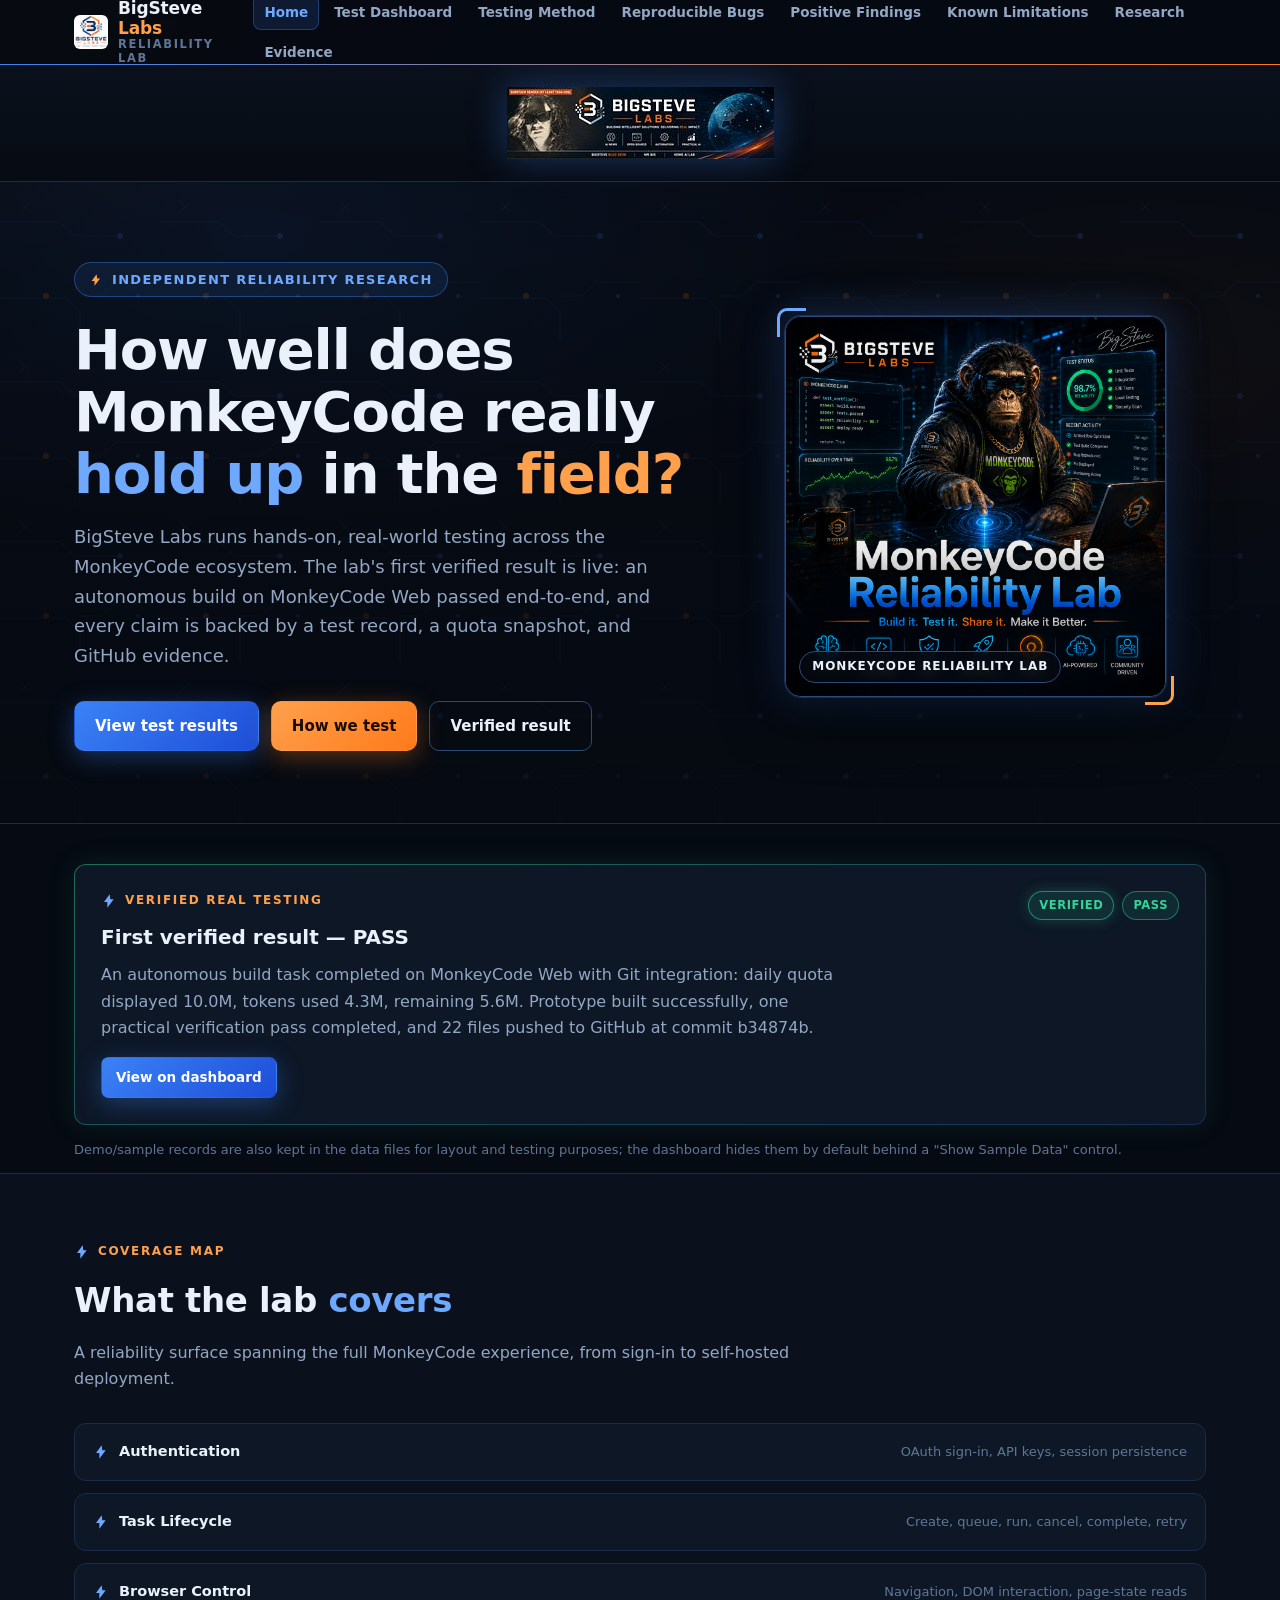
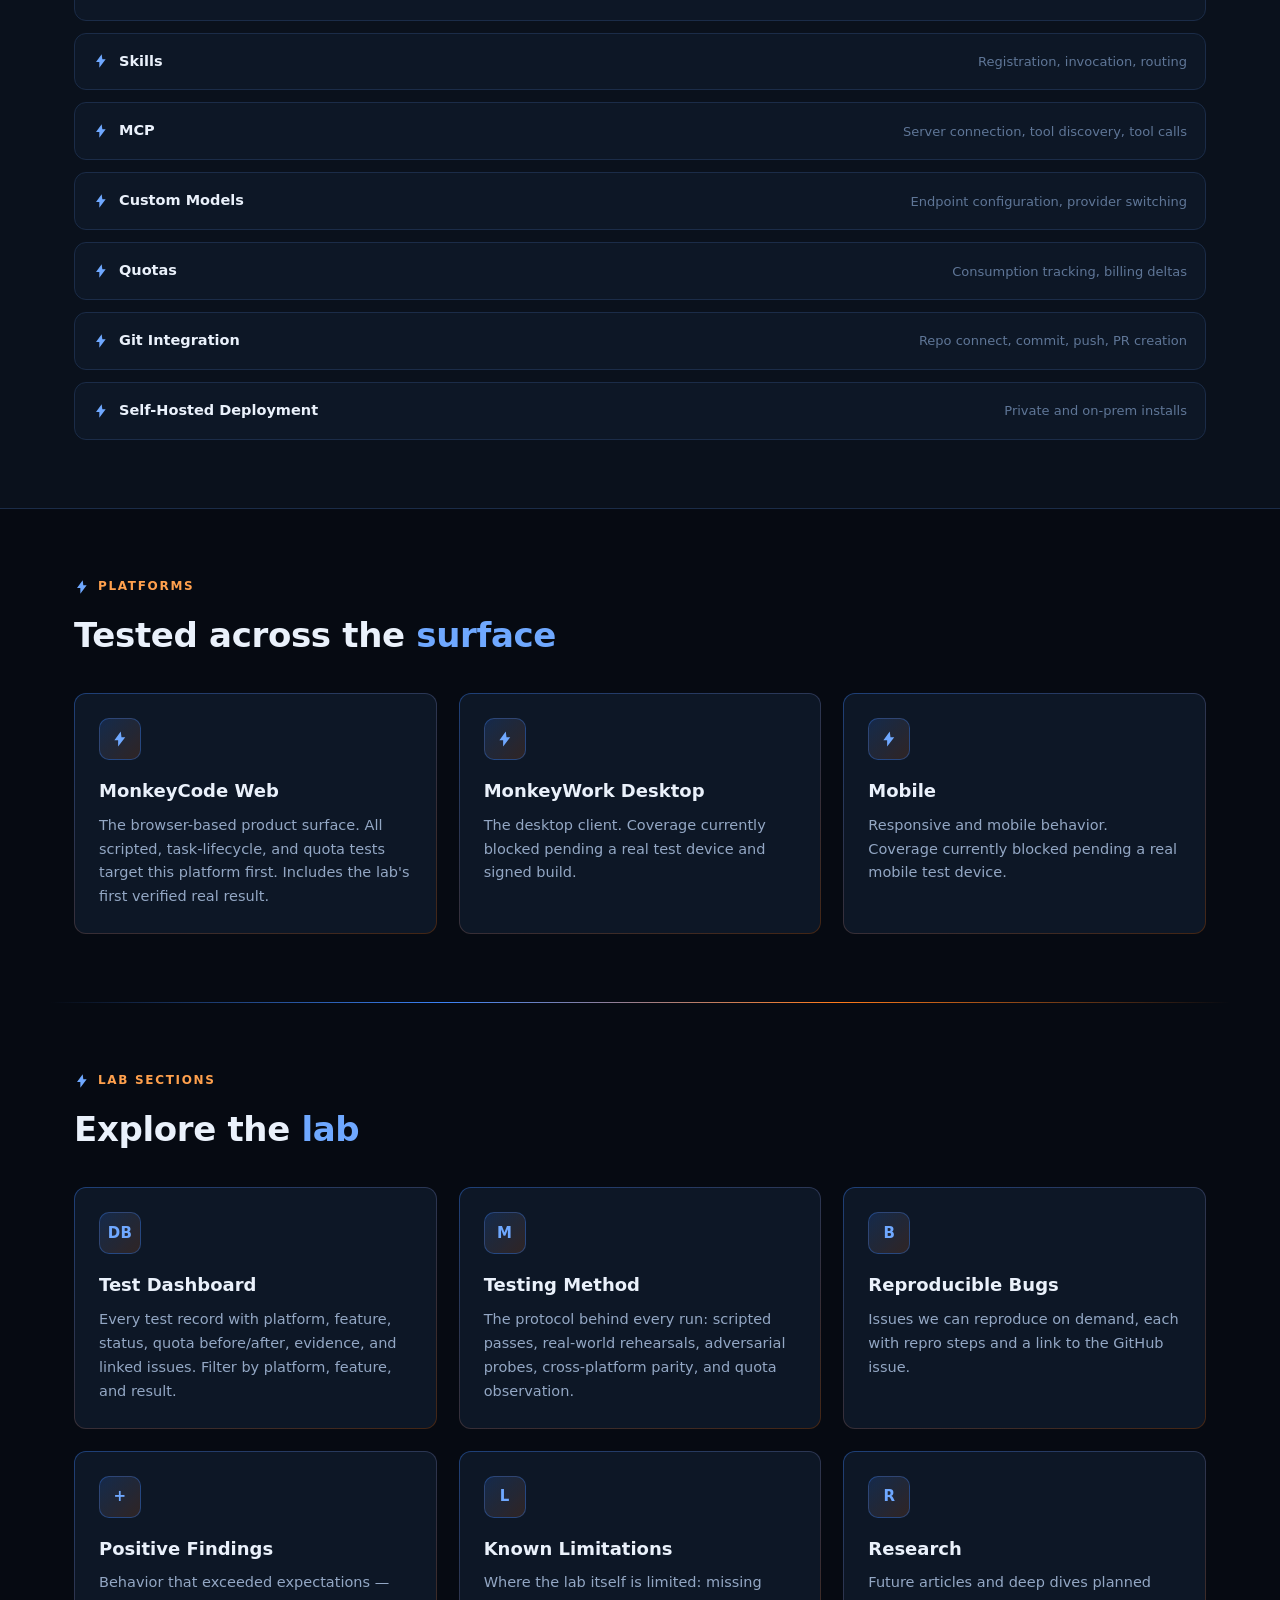
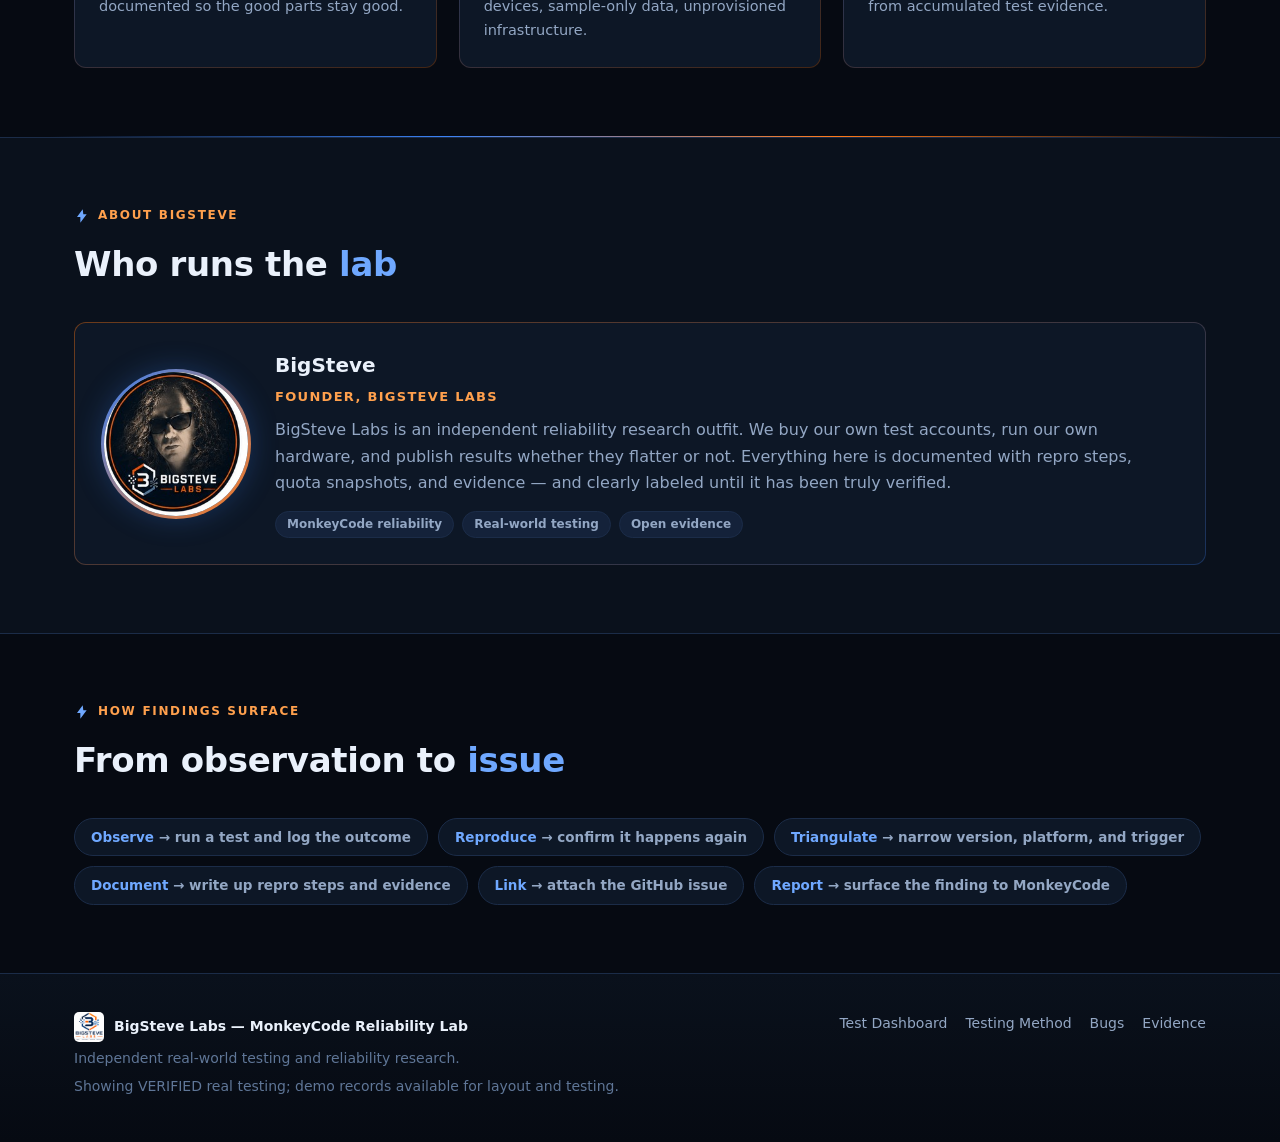
<file: index.html>
<!DOCTYPE html>
<html lang="en">
<head>
  <meta charset="UTF-8" />
  <meta name="viewport" content="width=device-width, initial-scale=1.0" />
  <title>BigSteve Labs — MonkeyCode Reliability Lab</title>
  <meta name="description" content="Independent real-world testing and reliability research for MonkeyCode by BigSteve Labs." />
  <link rel="icon" href="assets/images/pic%205.png" />
  <link rel="stylesheet" href="assets/css/style.css" />
  <script src="data/test-results.js"></script>
  <script src="assets/js/main.js"></script>
</head>
<body>

  <header class="topbar">
    <div class="topbar-inner">
      <a class="brand" href="index.html">
        <img class="brand-logo" src="assets/images/pic%205.png" alt="BigSteve Labs logo" />
        <span class="brand-name">
          <span class="l1">BigSteve <em>Labs</em></span>
          <span class="l2">Reliability Lab</span>
        </span>
      </a>
      <button class="nav-toggle" aria-label="Toggle navigation">Menu</button>
      <nav class="nav">
        <a href="index.html" class="active">Home</a>
        <a href="dashboard.html">Test Dashboard</a>
        <a href="method.html">Testing Method</a>
        <a href="bugs.html">Reproducible Bugs</a>
        <a href="findings.html">Positive Findings</a>
        <a href="limitations.html">Known Limitations</a>
        <a href="research.html">Research</a>
        <a href="evidence.html">Evidence</a>
      </nav>
    </div>
  </header>

  <section class="banner-strip">
    <img src="assets/images/pic%206.jpg" alt="BigSteve Labs banner" />
  </section>

  <section class="hero">
    <div class="container hero-split">
      <div>
        <span class="eyebrow"><svg class="bolt" viewBox="0 0 24 24" aria-hidden="true"><path d="M13 2 4.5 13.5h5L9.5 22 19 9.5h-5L13 2Z"/></svg> Independent reliability research</span>
        <h1>How well does MonkeyCode really <span class="hl">hold up</span> in the <span class="hl2">field?</span></h1>
        <p class="lede">
          BigSteve Labs runs hands-on, real-world testing across the MonkeyCode ecosystem.
          The lab's first verified result is live: an autonomous build on MonkeyCode Web
          passed end-to-end, and every claim is backed by a test record, a quota snapshot,
          and GitHub evidence.
        </p>
        <div class="hero-actions">
          <a class="btn btn-primary" href="dashboard.html">View test results</a>
          <a class="btn btn-orange" href="method.html">How we test</a>
          <a class="btn btn-ghost" href="findings.html">Verified result</a>
        </div>
      </div>
      <figure class="hero-visual">
        <img src="assets/images/pic%202.png" alt="MonkeyCode Reliability Lab hero artwork" />
        <figcaption>MonkeyCode Reliability Lab</figcaption>
      </figure>
    </div>
  </section>

  <section class="section" style="padding-top: 40px; padding-bottom: 0;">
    <div class="container">
      <div class="callout-real">
        <div style="display: flex; justify-content: space-between; gap: 14px; flex-wrap: wrap; align-items: flex-start;">
          <div>
            <p class="section-kicker"><svg class="bolt" viewBox="0 0 24 24" aria-hidden="true"><path d="M13 2 4.5 13.5h5L9.5 22 19 9.5h-5L13 2Z"/></svg> Verified real testing</p>
            <h3 style="margin: 0 0 8px; font-size: 20px;">First verified result — PASS</h3>
            <p style="margin: 0; color: var(--text-muted); max-width: 72ch;">
              An autonomous build task completed on MonkeyCode Web with Git integration:
              daily quota displayed 10.0M, tokens used 4.3M, remaining 5.6M. Prototype
              built successfully, one practical verification pass completed, and
              22 files pushed to GitHub at commit b34874b.
            </p>
          </div>
          <div style="display: flex; gap: 8px; flex-wrap: wrap;">
            <span class="badge badge-real">VERIFIED</span>
            <span class="badge badge-pass">PASS</span>
          </div>
        </div>
        <a class="btn btn-primary btn-sm" style="margin-top: 16px;" href="dashboard.html">View on dashboard</a>
      </div>
      <p class="note-sm" style="margin-top: 14px;">
        Demo/sample records are also kept in the data files for layout and testing purposes;
        the dashboard hides them by default behind a "Show Sample Data" control.
      </p>
    </div>
  </section>

  <section class="section section-alt">
    <div class="container">
      <div class="section-head">
        <p class="section-kicker"><svg class="bolt" viewBox="0 0 24 24" aria-hidden="true"><path d="M13 2 4.5 13.5h5L9.5 22 19 9.5h-5L13 2Z"/></svg> Coverage map</p>
        <h2 class="section-title">What the lab <span class="accent">covers</span></h2>
        <p class="section-desc">
          A reliability surface spanning the full MonkeyCode experience, from sign-in to
          self-hosted deployment.
        </p>
      </div>
      <ul class="feature-list">
        <li><span class="feat"><svg class="bolt" viewBox="0 0 24 24" aria-hidden="true"><path d="M13 2 4.5 13.5h5L9.5 22 19 9.5h-5L13 2Z"/></svg>Authentication</span><span class="cov">OAuth sign-in, API keys, session persistence</span></li>
        <li><span class="feat"><svg class="bolt" viewBox="0 0 24 24" aria-hidden="true"><path d="M13 2 4.5 13.5h5L9.5 22 19 9.5h-5L13 2Z"/></svg>Task Lifecycle</span><span class="cov">Create, queue, run, cancel, complete, retry</span></li>
        <li><span class="feat"><svg class="bolt" viewBox="0 0 24 24" aria-hidden="true"><path d="M13 2 4.5 13.5h5L9.5 22 19 9.5h-5L13 2Z"/></svg>Browser Control</span><span class="cov">Navigation, DOM interaction, page-state reads</span></li>
        <li><span class="feat"><svg class="bolt" viewBox="0 0 24 24" aria-hidden="true"><path d="M13 2 4.5 13.5h5L9.5 22 19 9.5h-5L13 2Z"/></svg>Skills</span><span class="cov">Registration, invocation, routing</span></li>
        <li><span class="feat"><svg class="bolt" viewBox="0 0 24 24" aria-hidden="true"><path d="M13 2 4.5 13.5h5L9.5 22 19 9.5h-5L13 2Z"/></svg>MCP</span><span class="cov">Server connection, tool discovery, tool calls</span></li>
        <li><span class="feat"><svg class="bolt" viewBox="0 0 24 24" aria-hidden="true"><path d="M13 2 4.5 13.5h5L9.5 22 19 9.5h-5L13 2Z"/></svg>Custom Models</span><span class="cov">Endpoint configuration, provider switching</span></li>
        <li><span class="feat"><svg class="bolt" viewBox="0 0 24 24" aria-hidden="true"><path d="M13 2 4.5 13.5h5L9.5 22 19 9.5h-5L13 2Z"/></svg>Quotas</span><span class="cov">Consumption tracking, billing deltas</span></li>
        <li><span class="feat"><svg class="bolt" viewBox="0 0 24 24" aria-hidden="true"><path d="M13 2 4.5 13.5h5L9.5 22 19 9.5h-5L13 2Z"/></svg>Git Integration</span><span class="cov">Repo connect, commit, push, PR creation</span></li>
        <li><span class="feat"><svg class="bolt" viewBox="0 0 24 24" aria-hidden="true"><path d="M13 2 4.5 13.5h5L9.5 22 19 9.5h-5L13 2Z"/></svg>Self-Hosted Deployment</span><span class="cov">Private and on-prem installs</span></li>
      </ul>
    </div>
  </section>

  <section class="section">
    <div class="container">
      <div class="section-head">
        <p class="section-kicker"><svg class="bolt" viewBox="0 0 24 24" aria-hidden="true"><path d="M13 2 4.5 13.5h5L9.5 22 19 9.5h-5L13 2Z"/></svg> Platforms</p>
        <h2 class="section-title">Tested across the <span class="accent">surface</span></h2>
      </div>
      <div class="grid grid-3">
        <a class="card card-link" href="dashboard.html">
          <div class="card-icon"><svg class="bolt" viewBox="0 0 24 24" aria-hidden="true"><path d="M13 2 4.5 13.5h5L9.5 22 19 9.5h-5L13 2Z"/></svg></div>
          <h3>MonkeyCode Web</h3>
          <p>The browser-based product surface. All scripted, task-lifecycle, and quota tests target this platform first. Includes the lab's first verified real result.</p>
        </a>
        <a class="card card-link" href="dashboard.html">
          <div class="card-icon"><svg class="bolt" viewBox="0 0 24 24" aria-hidden="true"><path d="M13 2 4.5 13.5h5L9.5 22 19 9.5h-5L13 2Z"/></svg></div>
          <h3>MonkeyWork Desktop</h3>
          <p>The desktop client. Coverage currently blocked pending a real test device and signed build.</p>
        </a>
        <a class="card card-link" href="dashboard.html">
          <div class="card-icon"><svg class="bolt" viewBox="0 0 24 24" aria-hidden="true"><path d="M13 2 4.5 13.5h5L9.5 22 19 9.5h-5L13 2Z"/></svg></div>
          <h3>Mobile</h3>
          <p>Responsive and mobile behavior. Coverage currently blocked pending a real mobile test device.</p>
        </a>
      </div>
    </div>
  </section>

  <div class="divider"></div>

  <section class="section">
    <div class="container">
      <div class="section-head">
        <p class="section-kicker"><svg class="bolt" viewBox="0 0 24 24" aria-hidden="true"><path d="M13 2 4.5 13.5h5L9.5 22 19 9.5h-5L13 2Z"/></svg> Lab sections</p>
        <h2 class="section-title">Explore the <span class="accent">lab</span></h2>
      </div>
      <div class="grid grid-2">
        <a class="card card-link" href="dashboard.html">
          <div class="card-icon">DB</div>
          <h3>Test Dashboard</h3>
          <p>Every test record with platform, feature, status, quota before/after, evidence, and linked issues. Filter by platform, feature, and result.</p>
        </a>
        <a class="card card-link" href="method.html">
          <div class="card-icon">M</div>
          <h3>Testing Method</h3>
          <p>The protocol behind every run: scripted passes, real-world rehearsals, adversarial probes, cross-platform parity, and quota observation.</p>
        </a>
        <a class="card card-link" href="bugs.html">
          <div class="card-icon">B</div>
          <h3>Reproducible Bugs</h3>
          <p>Issues we can reproduce on demand, each with repro steps and a link to the GitHub issue.</p>
        </a>
        <a class="card card-link" href="findings.html">
          <div class="card-icon">+</div>
          <h3>Positive Findings</h3>
          <p>Behavior that exceeded expectations — documented so the good parts stay good.</p>
        </a>
        <a class="card card-link" href="limitations.html">
          <div class="card-icon">L</div>
          <h3>Known Limitations</h3>
          <p>Where the lab itself is limited: missing devices, sample-only data, unprovisioned infrastructure.</p>
        </a>
        <a class="card card-link" href="research.html">
          <div class="card-icon">R</div>
          <h3>Research</h3>
          <p>Future articles and deep dives planned from accumulated test evidence.</p>
        </a>
      </div>
    </div>
  </section>

  <div class="divider"></div>

  <section class="section section-alt">
    <div class="container">
      <div class="section-head">
        <p class="section-kicker"><svg class="bolt" viewBox="0 0 24 24" aria-hidden="true"><path d="M13 2 4.5 13.5h5L9.5 22 19 9.5h-5L13 2Z"/></svg> About BigSteve</p>
        <h2 class="section-title">Who runs the <span class="accent">lab</span></h2>
      </div>
      <div class="profile-card">
        <img class="profile-avatar" src="assets/images/pic%207.jpg" alt="BigSteve portrait" />
        <div>
          <h3>BigSteve</h3>
          <div class="role">Founder, BigSteve Labs</div>
          <p>
            BigSteve Labs is an independent reliability research outfit. We buy our own
            test accounts, run our own hardware, and publish results whether they flatter
            or not. Everything here is documented with repro steps, quota snapshots, and
            evidence — and clearly labeled until it has been truly verified.
          </p>
          <div class="tags">
            <span class="chip">MonkeyCode reliability</span>
            <span class="chip">Real-world testing</span>
            <span class="chip">Open evidence</span>
          </div>
        </div>
      </div>
    </div>
  </section>

  <section class="section">
    <div class="container">
      <div class="section-head">
        <p class="section-kicker"><svg class="bolt" viewBox="0 0 24 24" aria-hidden="true"><path d="M13 2 4.5 13.5h5L9.5 22 19 9.5h-5L13 2Z"/></svg> How findings surface</p>
        <h2 class="section-title">From observation to <span class="accent">issue</span></h2>
      </div>
      <ol class="timeline">
        <li><b>Observe</b> &rarr; run a test and log the outcome</li>
        <li><b>Reproduce</b> &rarr; confirm it happens again</li>
        <li><b>Triangulate</b> &rarr; narrow version, platform, and trigger</li>
        <li><b>Document</b> &rarr; write up repro steps and evidence</li>
        <li><b>Link</b> &rarr; attach the GitHub issue</li>
        <li><b>Report</b> &rarr; surface the finding to MonkeyCode</li>
      </ol>
    </div>
  </section>

  <footer class="footer">
    <div class="container footer-inner">
      <div>
        <div class="labs"><img src="assets/images/pic%205.png" alt="BigSteve Labs logo" /> BigSteve Labs — MonkeyCode Reliability Lab</div>
        <div class="tagline">Independent real-world testing and reliability research.</div>
        <div class="tagline dim">Showing VERIFIED real testing; demo records available for layout and testing.</div>
      </div>
      <div class="links">
        <a href="dashboard.html">Test Dashboard</a>
        <a href="method.html">Testing Method</a>
        <a href="bugs.html">Bugs</a>
        <a href="evidence.html">Evidence</a>
      </div>
    </div>
  </footer>

</body>
</html>
</file>
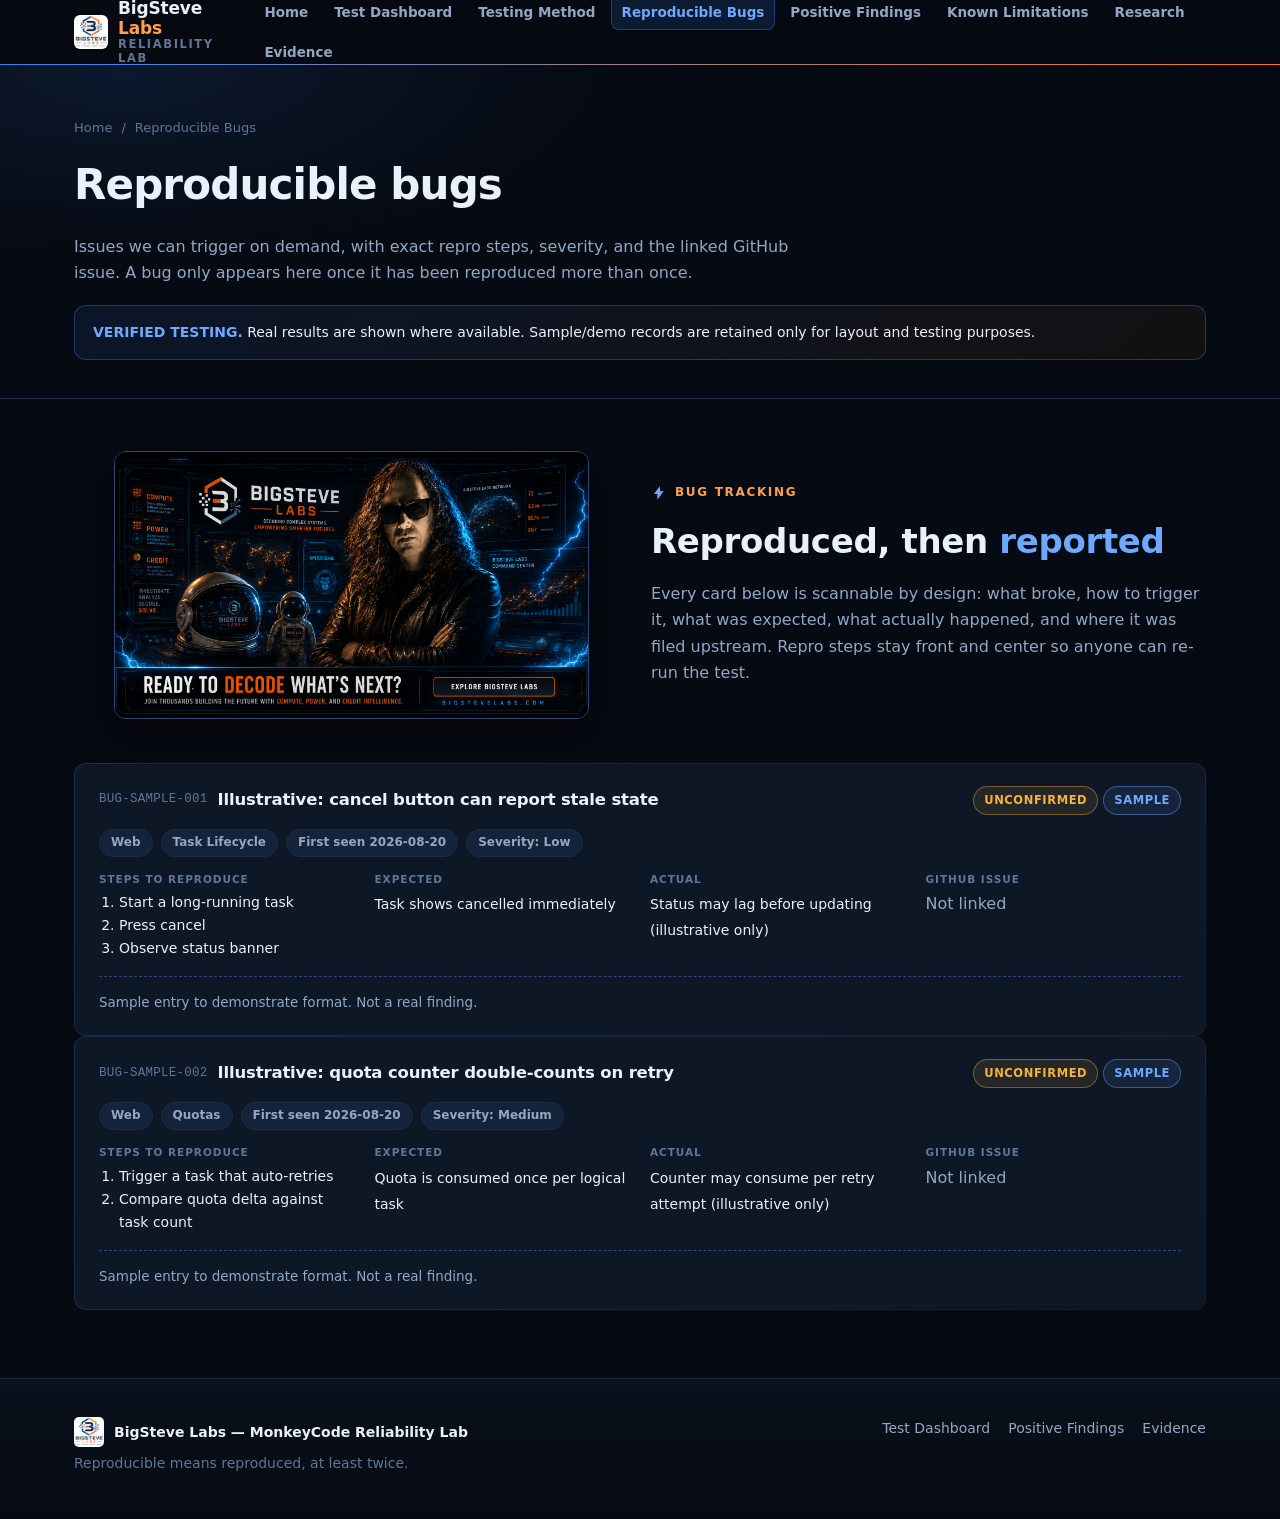
<file: bugs.html>
<!DOCTYPE html>
<html lang="en">
<head>
  <meta charset="UTF-8" />
  <meta name="viewport" content="width=device-width, initial-scale=1.0" />
  <title>Reproducible Bugs — BigSteve Labs</title>
  <meta name="description" content="Reproducible bugs found in MonkeyCode by BigSteve Labs." />
  <link rel="icon" href="assets/images/pic%205.png" />
  <link rel="stylesheet" href="assets/css/style.css" />
  <script src="data/bugs.js"></script>
  <script src="assets/js/main.js"></script>
</head>
<body>

  <header class="topbar">
    <div class="topbar-inner">
      <a class="brand" href="index.html">
        <img class="brand-logo" src="assets/images/pic%205.png" alt="BigSteve Labs logo" />
        <span class="brand-name">
          <span class="l1">BigSteve <em>Labs</em></span>
          <span class="l2">Reliability Lab</span>
        </span>
      </a>
      <button class="nav-toggle" aria-label="Toggle navigation">Menu</button>
      <nav class="nav">
        <a href="index.html">Home</a>
        <a href="dashboard.html">Test Dashboard</a>
        <a href="method.html">Testing Method</a>
        <a href="bugs.html" class="active">Reproducible Bugs</a>
        <a href="findings.html">Positive Findings</a>
        <a href="limitations.html">Known Limitations</a>
        <a href="research.html">Research</a>
        <a href="evidence.html">Evidence</a>
      </nav>
    </div>
  </header>

  <section class="page-head">
    <div class="container">
      <div class="crumbs"><a href="index.html">Home</a> <span>/</span> <span>Reproducible Bugs</span></div>
      <h1>Reproducible bugs</h1>
      <p>
        Issues we can trigger on demand, with exact repro steps, severity, and the linked
        GitHub issue. A bug only appears here once it has been reproduced more than once.
      </p>
      <div style="margin-top: 18px;"><div data-sample-banner></div></div>
    </div>
  </section>

  <section class="section" style="padding-top: 36px;">
    <div class="container">
      <div class="media-pair" style="margin-bottom: 28px;">
        <figure class="feature-media">
          <img src="assets/images/pic%203.png" alt="MonkeyCode wide feature artwork" />
        </figure>
        <div>
          <div class="section-head" style="margin-bottom: 12px;">
            <p class="section-kicker"><svg class="bolt" viewBox="0 0 24 24" aria-hidden="true"><path d="M13 2 4.5 13.5h5L9.5 22 19 9.5h-5L13 2Z"/></svg> Bug tracking</p>
            <h2 class="section-title" style="margin-bottom: 8px;">Reproduced, then <span class="accent">reported</span></h2>
          </div>
          <p class="muted" style="margin: 0;">
            Every card below is scannable by design: what broke, how to trigger it,
            what was expected, what actually happened, and where it was filed upstream.
            Repro steps stay front and center so anyone can re-run the test.
          </p>
        </div>
      </div>
      <div id="bug-list"></div>
    </div>
  </section>

  <footer class="footer">
    <div class="container footer-inner">
      <div>
        <div class="labs"><img src="assets/images/pic%205.png" alt="BigSteve Labs logo" /> BigSteve Labs — MonkeyCode Reliability Lab</div>
        <div class="tagline">Reproducible means reproduced, at least twice.</div>
      </div>
      <div class="links">
        <a href="dashboard.html">Test Dashboard</a>
        <a href="findings.html">Positive Findings</a>
        <a href="evidence.html">Evidence</a>
      </div>
    </div>
  </footer>

  <script src="assets/js/bugs.js"></script>
</body>
</html>
</file>
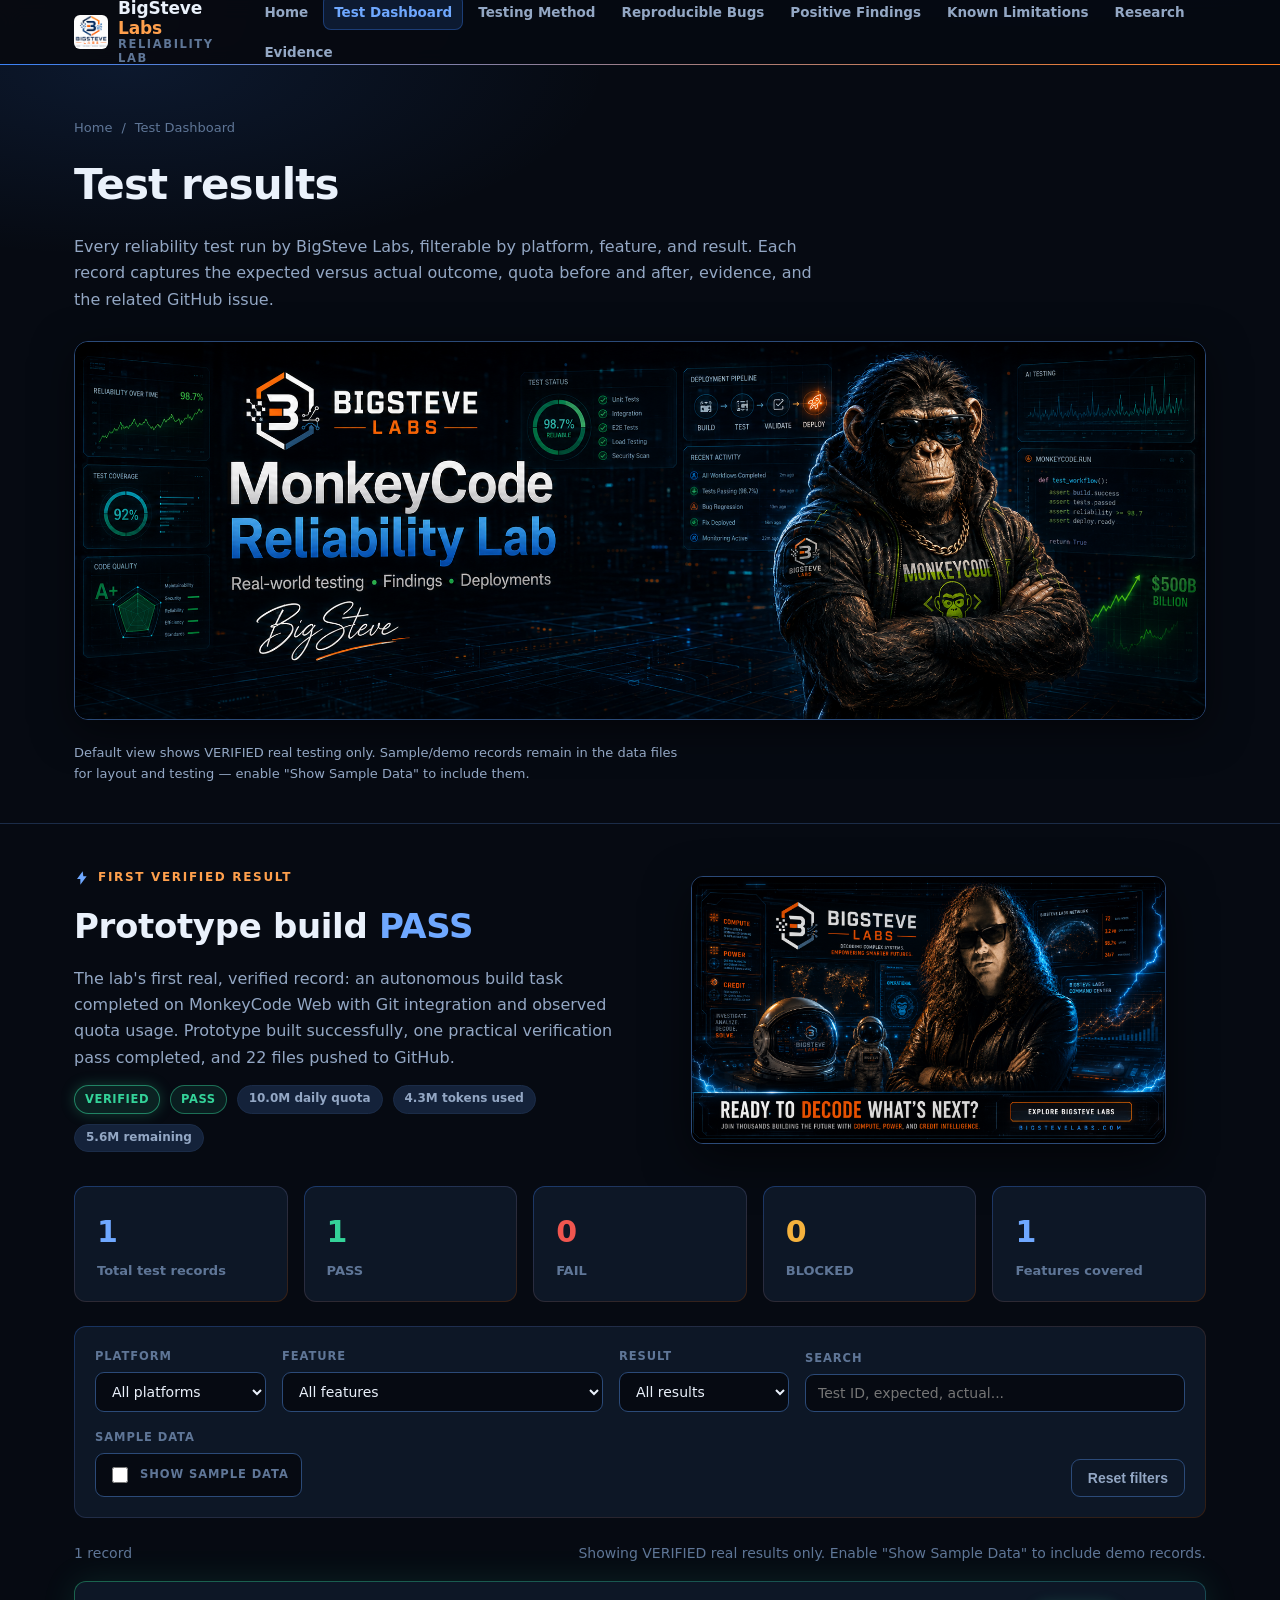
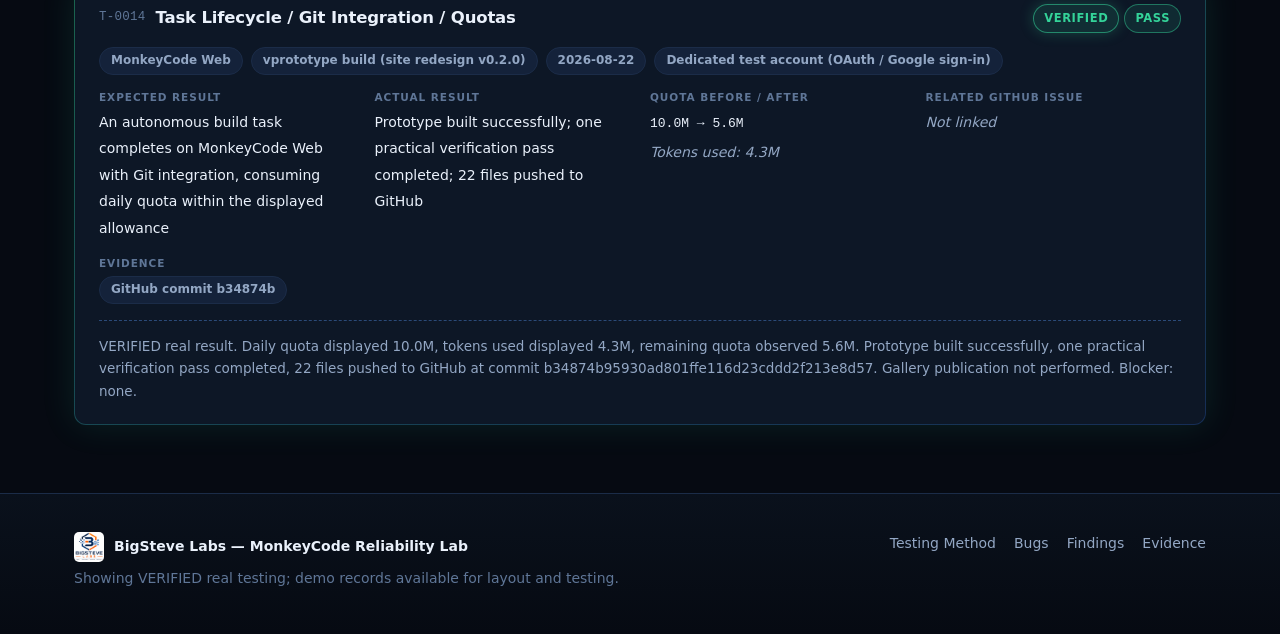
<file: dashboard.html>
<!DOCTYPE html>
<html lang="en">
<head>
  <meta charset="UTF-8" />
  <meta name="viewport" content="width=device-width, initial-scale=1.0" />
  <title>Test Dashboard — BigSteve Labs</title>
  <meta name="description" content="Test-result dashboard for MonkeyCode reliability testing by BigSteve Labs." />
  <link rel="icon" href="assets/images/pic%205.png" />
  <link rel="stylesheet" href="assets/css/style.css" />
  <script src="data/test-results.js"></script>
  <script src="assets/js/main.js"></script>
</head>
<body>

  <header class="topbar">
    <div class="topbar-inner">
      <a class="brand" href="index.html">
        <img class="brand-logo" src="assets/images/pic%205.png" alt="BigSteve Labs logo" />
        <span class="brand-name">
          <span class="l1">BigSteve <em>Labs</em></span>
          <span class="l2">Reliability Lab</span>
        </span>
      </a>
      <button class="nav-toggle" aria-label="Toggle navigation">Menu</button>
      <nav class="nav">
        <a href="index.html">Home</a>
        <a href="dashboard.html" class="active">Test Dashboard</a>
        <a href="method.html">Testing Method</a>
        <a href="bugs.html">Reproducible Bugs</a>
        <a href="findings.html">Positive Findings</a>
        <a href="limitations.html">Known Limitations</a>
        <a href="research.html">Research</a>
        <a href="evidence.html">Evidence</a>
      </nav>
    </div>
  </header>

  <section class="page-head">
    <div class="container">
      <div class="crumbs"><a href="index.html">Home</a> <span>/</span> <span>Test Dashboard</span></div>
      <h1>Test results</h1>
      <p>
        Every reliability test run by BigSteve Labs, filterable by platform, feature, and result.
        Each record captures the expected versus actual outcome, quota before and after, evidence,
        and the related GitHub issue.
      </p>
      <div class="page-banner"><img src="assets/images/pic1.png" alt="MonkeyCode Reliability Lab banner" /></div>
      <p class="note-sm" style="margin-top: 14px;">Default view shows VERIFIED real testing only. Sample/demo records remain in the data files for layout and testing — enable "Show Sample Data" to include them.</p>
    </div>
  </section>

  <section class="section" style="padding-top: 36px;">
    <div class="container">

      <div class="media-pair" style="margin-bottom: 26px;">
        <div>
          <div class="section-head" style="margin-bottom: 12px;">
            <p class="section-kicker"><svg class="bolt" viewBox="0 0 24 24" aria-hidden="true"><path d="M13 2 4.5 13.5h5L9.5 22 19 9.5h-5L13 2Z"/></svg> First verified result</p>
            <h2 class="section-title" style="margin-bottom: 8px;">Prototype build <span class="accent">PASS</span></h2>
          </div>
          <p class="muted" style="margin: 0 0 14px;">
            The lab's first real, verified record: an autonomous build task completed on
            MonkeyCode Web with Git integration and observed quota usage. Prototype built
            successfully, one practical verification pass completed, and 22 files pushed
            to GitHub.
          </p>
          <div style="display: flex; gap: 10px; flex-wrap: wrap;">
            <span class="badge badge-real">VERIFIED</span>
            <span class="badge badge-pass">PASS</span>
            <span class="chip">10.0M daily quota</span>
            <span class="chip">4.3M tokens used</span>
            <span class="chip">5.6M remaining</span>
          </div>
        </div>
        <figure class="feature-media">
          <img src="assets/images/pic%203.png" alt="MonkeyCode wide feature artwork" />
        </figure>
      </div>

      <div class="stat-grid" style="margin-bottom: 24px;">
        <div class="stat"><div class="value" id="stat-total">0</div><div class="label">Total test records</div></div>
        <div class="stat"><div class="value pass" id="stat-pass">0</div><div class="label">PASS</div></div>
        <div class="stat"><div class="value fail" id="stat-fail">0</div><div class="label">FAIL</div></div>
        <div class="stat"><div class="value blocked" id="stat-blocked">0</div><div class="label">BLOCKED</div></div>
        <div class="stat"><div class="value" id="stat-features">0</div><div class="label">Features covered</div></div>
      </div>

      <div class="filters">
        <div class="filter-group">
          <label for="f-platform">Platform</label>
          <select id="f-platform"><option value="all">All platforms</option></select>
        </div>
        <div class="filter-group">
          <label for="f-feature">Feature</label>
          <select id="f-feature"><option value="all">All features</option></select>
        </div>
        <div class="filter-group">
          <label for="f-status">Result</label>
          <select id="f-status">
            <option value="all">All results</option>
            <option value="PASS">PASS</option>
            <option value="FAIL">FAIL</option>
            <option value="BLOCKED">BLOCKED</option>
          </select>
        </div>
        <div class="filter-group" style="flex: 1 1 220px;">
          <label for="f-search">Search</label>
          <input type="search" id="f-search" placeholder="Test ID, expected, actual..." />
        </div>
        <div class="filter-group" style="justify-content: flex-end;">
          <label>Sample data</label>
          <label class="check-toggle" for="f-samples">
            <input type="checkbox" id="f-samples" />
            <span>Show Sample Data</span>
          </label>
        </div>
        <button class="filter-reset" id="f-reset" type="button">Reset filters</button>
      </div>

      <div class="results-meta">
        <span id="result-count">0 records</span>
        <span class="dim" id="sample-note"></span>
      </div>

      <div class="record-list" id="record-list"></div>

    </div>
  </section>

  <footer class="footer">
    <div class="container footer-inner">
      <div>
        <div class="labs"><img src="assets/images/pic%205.png" alt="BigSteve Labs logo" /> BigSteve Labs — MonkeyCode Reliability Lab</div>
        <div class="tagline">Showing VERIFIED real testing; demo records available for layout and testing.</div>
      </div>
      <div class="links">
        <a href="method.html">Testing Method</a>
        <a href="bugs.html">Bugs</a>
        <a href="findings.html">Findings</a>
        <a href="evidence.html">Evidence</a>
      </div>
    </div>
  </footer>

  <script src="assets/js/dashboard.js"></script>
</body>
</html>
</file>
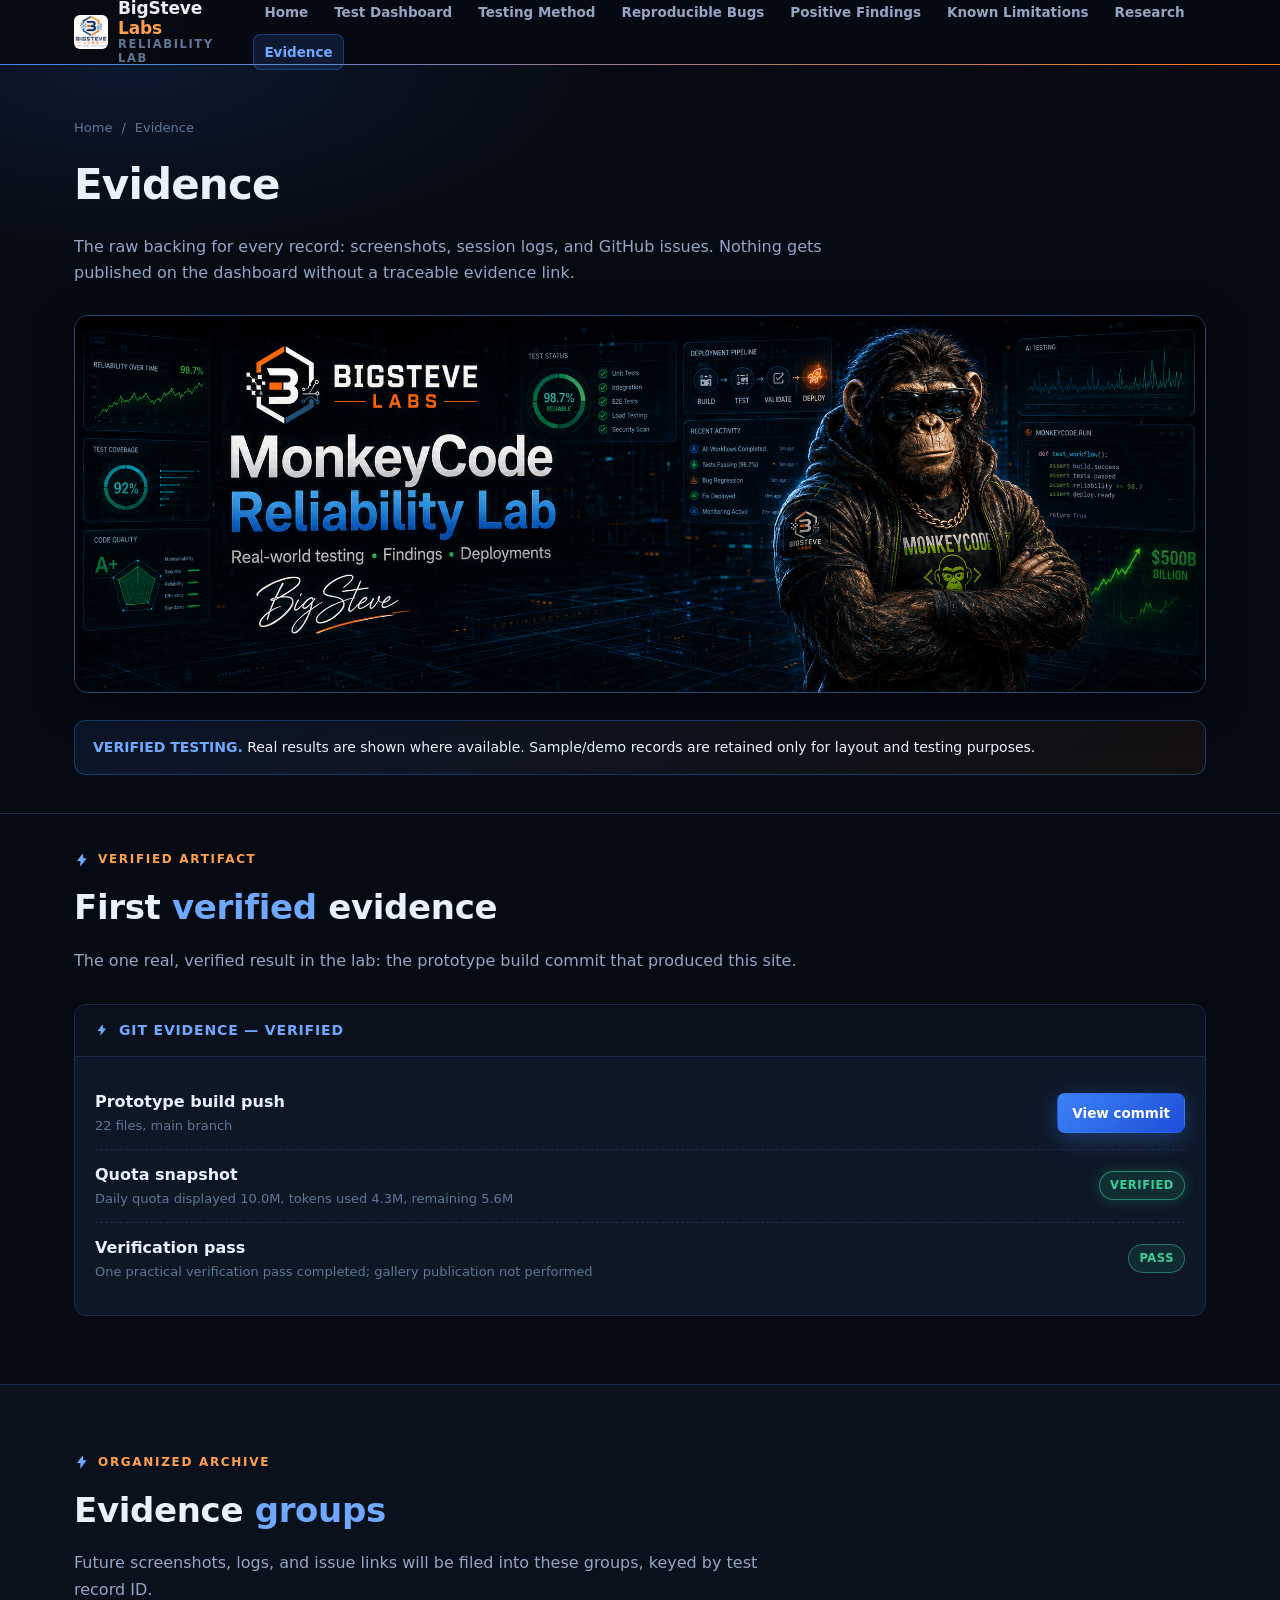
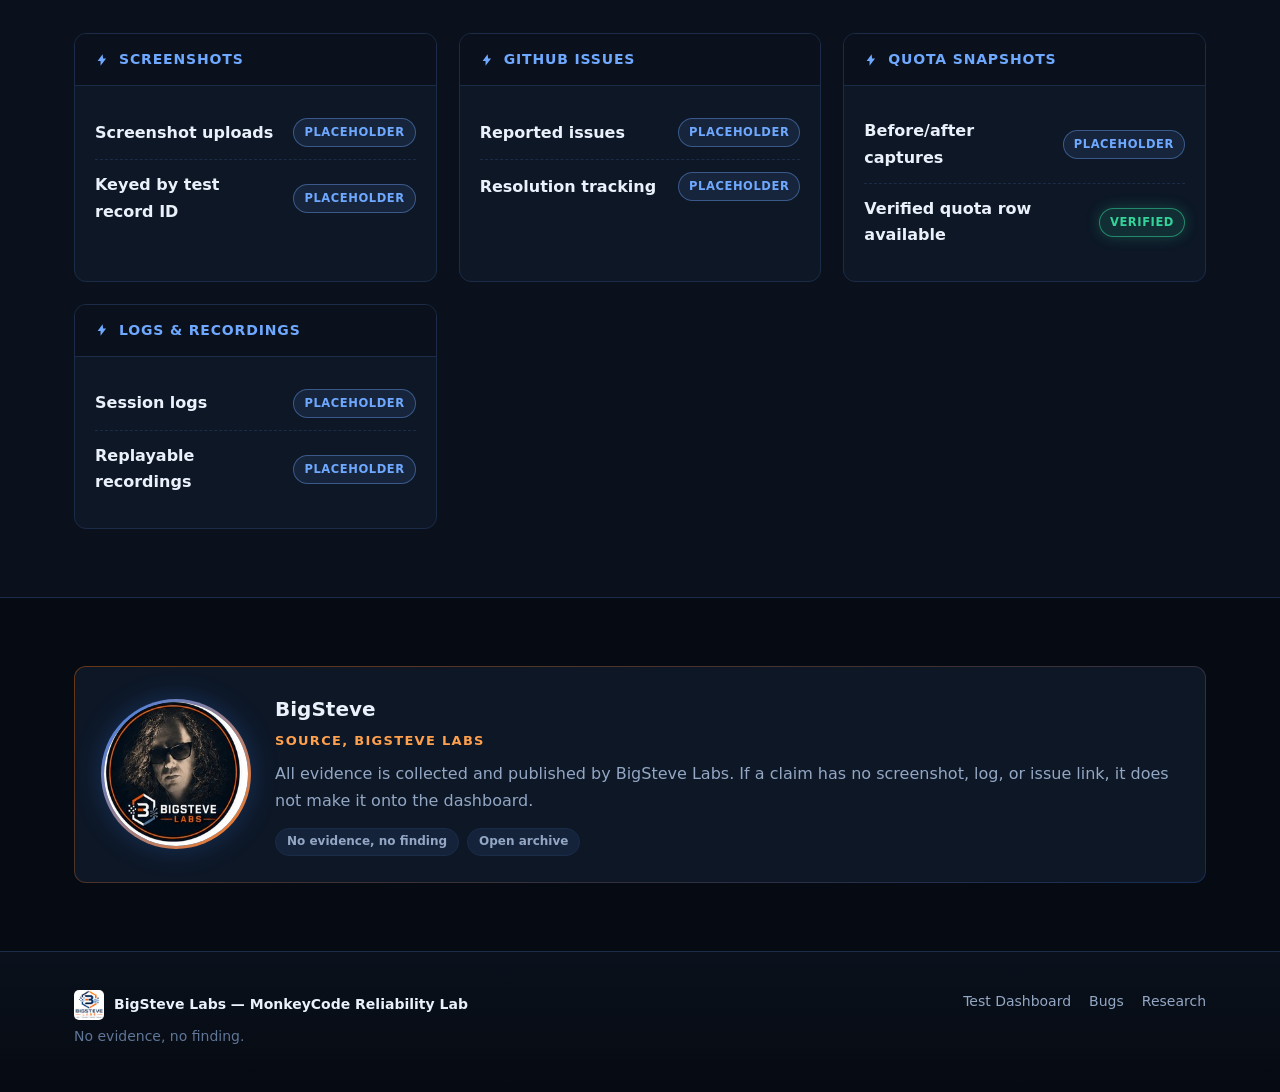
<file: evidence.html>
<!DOCTYPE html>
<html lang="en">
<head>
  <meta charset="UTF-8" />
  <meta name="viewport" content="width=device-width, initial-scale=1.0" />
  <title>Evidence — BigSteve Labs</title>
  <meta name="description" content="Evidence archive and GitHub links for BigSteve Labs testing." />
  <link rel="icon" href="assets/images/pic%205.png" />
  <link rel="stylesheet" href="assets/css/style.css" />
  <script src="assets/js/main.js"></script>
</head>
<body>

  <header class="topbar">
    <div class="topbar-inner">
      <a class="brand" href="index.html">
        <img class="brand-logo" src="assets/images/pic%205.png" alt="BigSteve Labs logo" />
        <span class="brand-name">
          <span class="l1">BigSteve <em>Labs</em></span>
          <span class="l2">Reliability Lab</span>
        </span>
      </a>
      <button class="nav-toggle" aria-label="Toggle navigation">Menu</button>
      <nav class="nav">
        <a href="index.html">Home</a>
        <a href="dashboard.html">Test Dashboard</a>
        <a href="method.html">Testing Method</a>
        <a href="bugs.html">Reproducible Bugs</a>
        <a href="findings.html">Positive Findings</a>
        <a href="limitations.html">Known Limitations</a>
        <a href="research.html">Research</a>
        <a href="evidence.html" class="active">Evidence</a>
      </nav>
    </div>
  </header>

  <section class="page-head">
    <div class="container">
      <div class="crumbs"><a href="index.html">Home</a> <span>/</span> <span>Evidence</span></div>
      <h1>Evidence</h1>
      <p>
        The raw backing for every record: screenshots, session logs, and GitHub issues.
        Nothing gets published on the dashboard without a traceable evidence link.
      </p>
      <div class="page-banner"><img src="assets/images/pic1.png" alt="MonkeyCode Reliability Lab banner" /></div>
      <div style="margin-top: 18px;"><div data-sample-banner></div></div>
    </div>
  </section>

  <section class="section" style="padding-top: 36px;">
    <div class="container">
      <div class="section-head">
        <p class="section-kicker"><svg class="bolt" viewBox="0 0 24 24" aria-hidden="true"><path d="M13 2 4.5 13.5h5L9.5 22 19 9.5h-5L13 2Z"/></svg> Verified artifact</p>
        <h2 class="section-title">First <span class="accent">verified</span> evidence</h2>
        <p class="section-desc">The one real, verified result in the lab: the prototype build commit that produced this site.</p>
      </div>

      <div class="evidence-group">
        <div class="eg-head"><svg class="bolt" viewBox="0 0 24 24" aria-hidden="true"><path d="M13 2 4.5 13.5h5L9.5 22 19 9.5h-5L13 2Z"/></svg> Git evidence — verified</div>
        <div class="eg-body">
          <div class="evidence-row">
            <div>
              <div class="ev-name">Prototype build push</div>
              <div class="ev-meta">22 files, main branch</div>
            </div>
            <a class="btn btn-primary btn-sm" href="https://github.com/BigSteveLabs/monkeycode-reliability-lab/commit/b34874b95930ad801ffe116d23cddd2f213e8d57" target="_blank" rel="noopener">View commit</a>
          </div>
          <div class="evidence-row">
            <div>
              <div class="ev-name">Quota snapshot</div>
              <div class="ev-meta">Daily quota displayed 10.0M, tokens used 4.3M, remaining 5.6M</div>
            </div>
            <span class="badge badge-real">VERIFIED</span>
          </div>
          <div class="evidence-row">
            <div>
              <div class="ev-name">Verification pass</div>
              <div class="ev-meta">One practical verification pass completed; gallery publication not performed</div>
            </div>
            <span class="badge badge-pass">PASS</span>
          </div>
        </div>
      </div>
    </div>
  </section>

  <section class="section section-alt">
    <div class="container">
      <div class="section-head">
        <p class="section-kicker"><svg class="bolt" viewBox="0 0 24 24" aria-hidden="true"><path d="M13 2 4.5 13.5h5L9.5 22 19 9.5h-5L13 2Z"/></svg> Organized archive</p>
        <h2 class="section-title">Evidence <span class="accent">groups</span></h2>
        <p class="section-desc">Future screenshots, logs, and issue links will be filed into these groups, keyed by test record ID.</p>
      </div>
      <div class="grid grid-2">
        <div class="evidence-group">
          <div class="eg-head"><svg class="bolt" viewBox="0 0 24 24" aria-hidden="true"><path d="M13 2 4.5 13.5h5L9.5 22 19 9.5h-5L13 2Z"/></svg> Screenshots</div>
          <div class="eg-body">
            <div class="evidence-row"><span class="ev-name">Screenshot uploads</span><span class="badge badge-sample">PLACEHOLDER</span></div>
            <div class="evidence-row"><span class="ev-name">Keyed by test record ID</span><span class="badge badge-sample">PLACEHOLDER</span></div>
          </div>
        </div>
        <div class="evidence-group">
          <div class="eg-head"><svg class="bolt" viewBox="0 0 24 24" aria-hidden="true"><path d="M13 2 4.5 13.5h5L9.5 22 19 9.5h-5L13 2Z"/></svg> GitHub issues</div>
          <div class="eg-body">
            <div class="evidence-row"><span class="ev-name">Reported issues</span><span class="badge badge-sample">PLACEHOLDER</span></div>
            <div class="evidence-row"><span class="ev-name">Resolution tracking</span><span class="badge badge-sample">PLACEHOLDER</span></div>
          </div>
        </div>
        <div class="evidence-group">
          <div class="eg-head"><svg class="bolt" viewBox="0 0 24 24" aria-hidden="true"><path d="M13 2 4.5 13.5h5L9.5 22 19 9.5h-5L13 2Z"/></svg> Quota snapshots</div>
          <div class="eg-body">
            <div class="evidence-row"><span class="ev-name">Before/after captures</span><span class="badge badge-sample">PLACEHOLDER</span></div>
            <div class="evidence-row"><span class="ev-name">Verified quota row available</span><span class="badge badge-real">VERIFIED</span></div>
          </div>
        </div>
        <div class="evidence-group">
          <div class="eg-head"><svg class="bolt" viewBox="0 0 24 24" aria-hidden="true"><path d="M13 2 4.5 13.5h5L9.5 22 19 9.5h-5L13 2Z"/></svg> Logs &amp; recordings</div>
          <div class="eg-body">
            <div class="evidence-row"><span class="ev-name">Session logs</span><span class="badge badge-sample">PLACEHOLDER</span></div>
            <div class="evidence-row"><span class="ev-name">Replayable recordings</span><span class="badge badge-sample">PLACEHOLDER</span></div>
          </div>
        </div>
      </div>
    </div>
  </section>

  <section class="section">
    <div class="container">
      <div class="profile-card">
        <img class="profile-avatar" src="assets/images/pic%207.jpg" alt="BigSteve portrait" />
        <div>
          <h3>BigSteve</h3>
          <div class="role">Source, BigSteve Labs</div>
          <p>
            All evidence is collected and published by BigSteve Labs. If a claim has no
            screenshot, log, or issue link, it does not make it onto the dashboard.
          </p>
          <div class="tags">
            <span class="chip">No evidence, no finding</span>
            <span class="chip">Open archive</span>
          </div>
        </div>
      </div>
    </div>
  </section>

  <footer class="footer">
    <div class="container footer-inner">
      <div>
        <div class="labs"><img src="assets/images/pic%205.png" alt="BigSteve Labs logo" /> BigSteve Labs — MonkeyCode Reliability Lab</div>
        <div class="tagline">No evidence, no finding.</div>
      </div>
      <div class="links">
        <a href="dashboard.html">Test Dashboard</a>
        <a href="bugs.html">Bugs</a>
        <a href="research.html">Research</a>
      </div>
    </div>
  </footer>

</body>
</html>
</file>
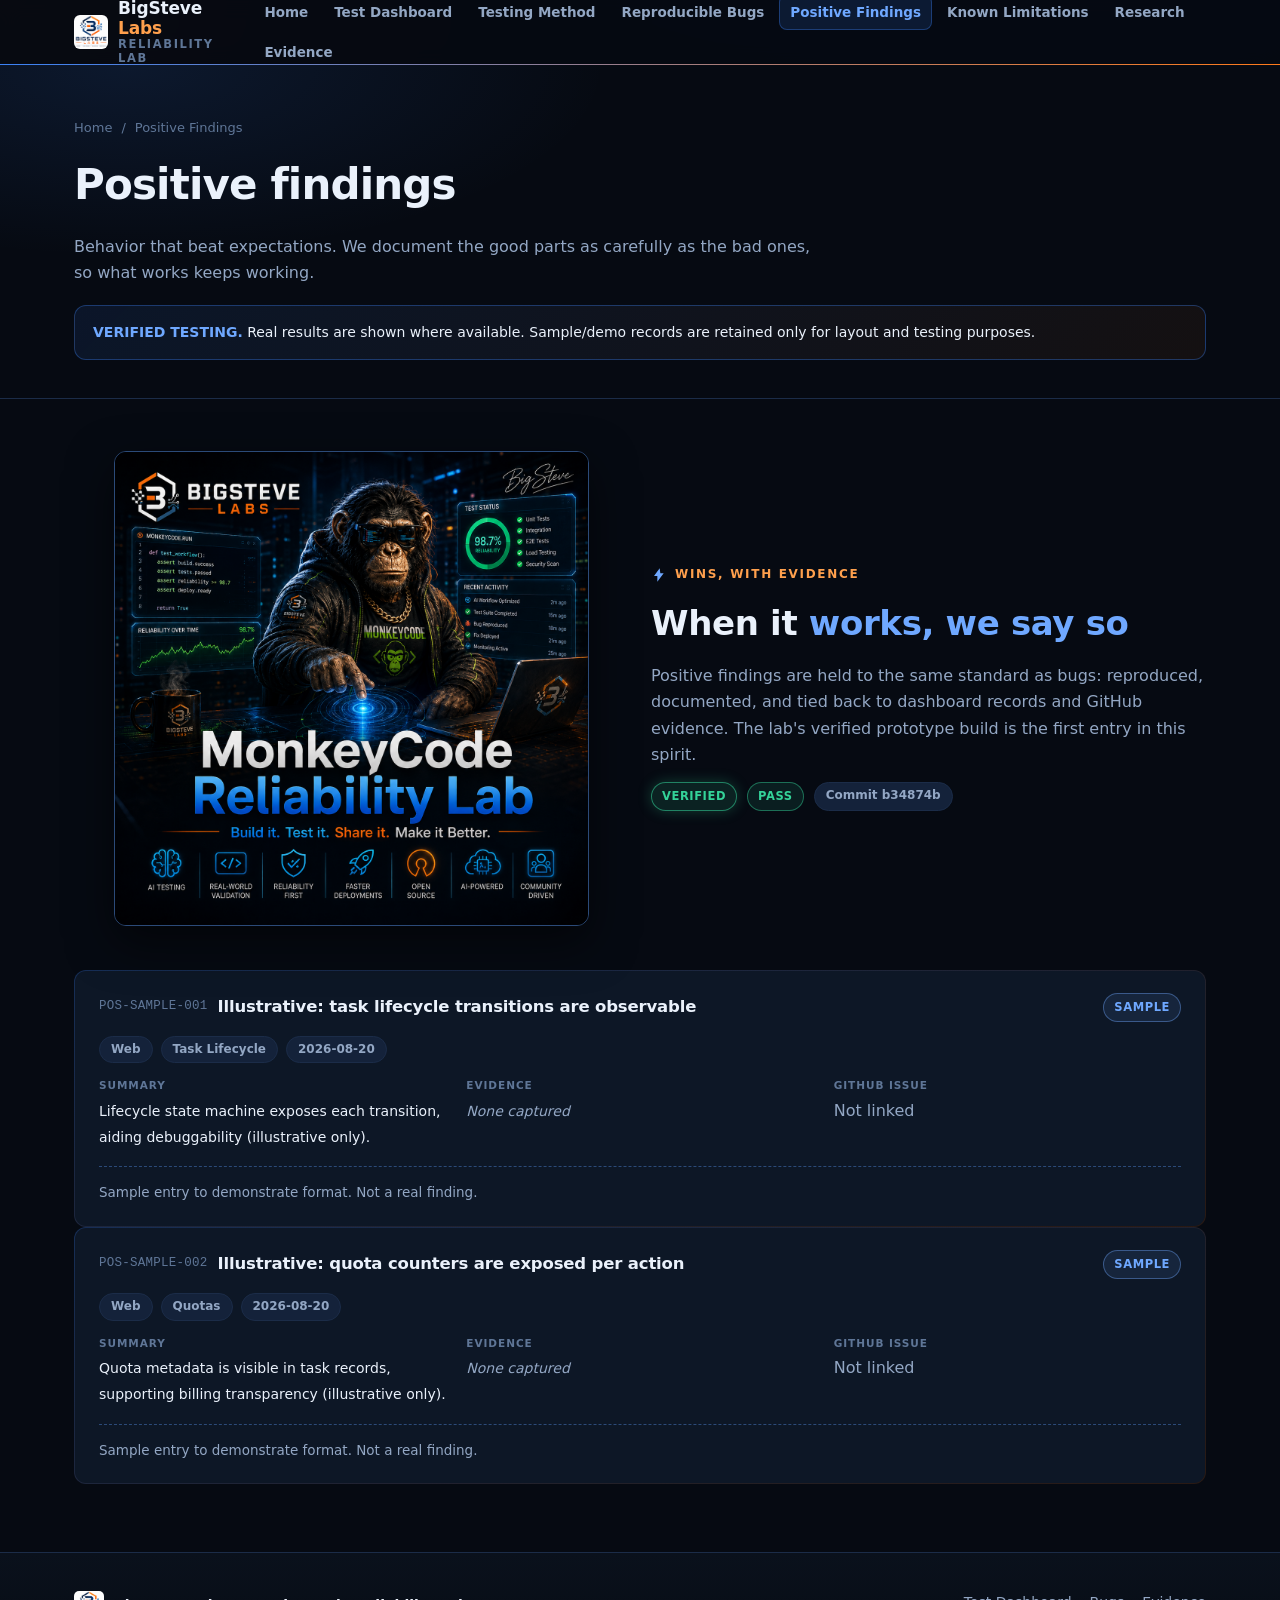
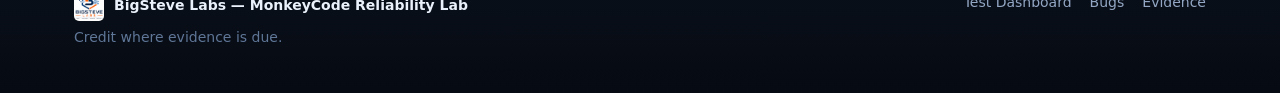
<file: findings.html>
<!DOCTYPE html>
<html lang="en">
<head>
  <meta charset="UTF-8" />
  <meta name="viewport" content="width=device-width, initial-scale=1.0" />
  <title>Positive Findings — BigSteve Labs</title>
  <meta name="description" content="Positive findings from MonkeyCode testing by BigSteve Labs." />
  <link rel="icon" href="assets/images/pic%205.png" />
  <link rel="stylesheet" href="assets/css/style.css" />
  <script src="data/findings.js"></script>
  <script src="assets/js/main.js"></script>
</head>
<body>

  <header class="topbar">
    <div class="topbar-inner">
      <a class="brand" href="index.html">
        <img class="brand-logo" src="assets/images/pic%205.png" alt="BigSteve Labs logo" />
        <span class="brand-name">
          <span class="l1">BigSteve <em>Labs</em></span>
          <span class="l2">Reliability Lab</span>
        </span>
      </a>
      <button class="nav-toggle" aria-label="Toggle navigation">Menu</button>
      <nav class="nav">
        <a href="index.html">Home</a>
        <a href="dashboard.html">Test Dashboard</a>
        <a href="method.html">Testing Method</a>
        <a href="bugs.html">Reproducible Bugs</a>
        <a href="findings.html" class="active">Positive Findings</a>
        <a href="limitations.html">Known Limitations</a>
        <a href="research.html">Research</a>
        <a href="evidence.html">Evidence</a>
      </nav>
    </div>
  </header>

  <section class="page-head">
    <div class="container">
      <div class="crumbs"><a href="index.html">Home</a> <span>/</span> <span>Positive Findings</span></div>
      <h1>Positive findings</h1>
      <p>
        Behavior that beat expectations. We document the good parts as carefully as the bad ones,
        so what works keeps working.
      </p>
      <div style="margin-top: 18px;"><div data-sample-banner></div></div>
    </div>
  </section>

  <section class="section" style="padding-top: 36px;">
    <div class="container">
      <div class="media-pair" style="margin-bottom: 28px;">
        <figure class="feature-media">
          <img src="assets/images/pic%202.png" alt="MonkeyCode Reliability Lab poster" />
        </figure>
        <div>
          <div class="section-head" style="margin-bottom: 12px;">
            <p class="section-kicker"><svg class="bolt" viewBox="0 0 24 24" aria-hidden="true"><path d="M13 2 4.5 13.5h5L9.5 22 19 9.5h-5L13 2Z"/></svg> Wins, with evidence</p>
            <h2 class="section-title" style="margin-bottom: 8px;">When it <span class="accent">works, we say so</span></h2>
          </div>
          <p class="muted" style="margin: 0;">
            Positive findings are held to the same standard as bugs: reproduced, documented,
            and tied back to dashboard records and GitHub evidence. The lab's verified prototype
            build is the first entry in this spirit.
          </p>
          <div style="margin-top: 14px; display: flex; gap: 10px; flex-wrap: wrap;">
            <span class="badge badge-real">VERIFIED</span>
            <span class="badge badge-pass">PASS</span>
            <span class="chip">Commit b34874b</span>
          </div>
        </div>
      </div>
      <div id="finding-list"></div>
    </div>
  </section>

  <footer class="footer">
    <div class="container footer-inner">
      <div>
        <div class="labs"><img src="assets/images/pic%205.png" alt="BigSteve Labs logo" /> BigSteve Labs — MonkeyCode Reliability Lab</div>
        <div class="tagline">Credit where evidence is due.</div>
      </div>
      <div class="links">
        <a href="dashboard.html">Test Dashboard</a>
        <a href="bugs.html">Bugs</a>
        <a href="evidence.html">Evidence</a>
      </div>
    </div>
  </footer>

  <script src="assets/js/findings.js"></script>
</body>
</html>
</file>
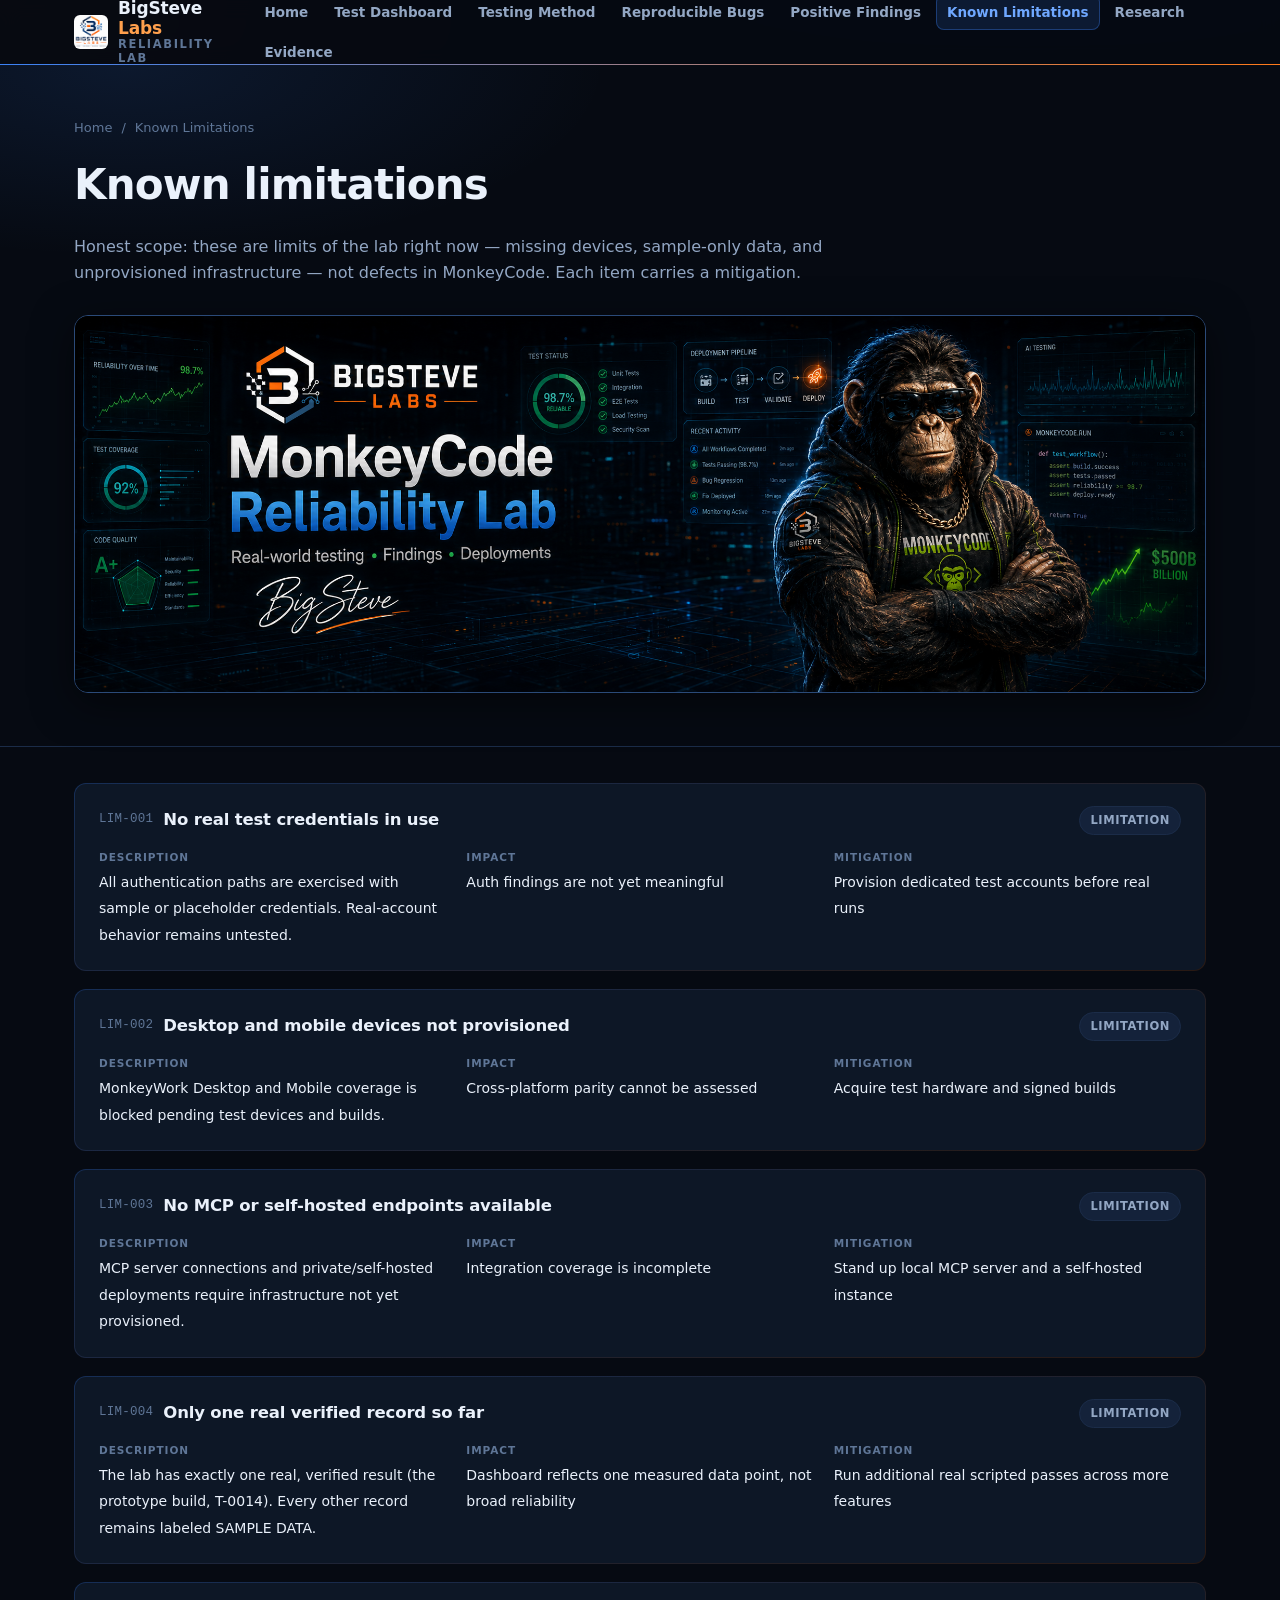
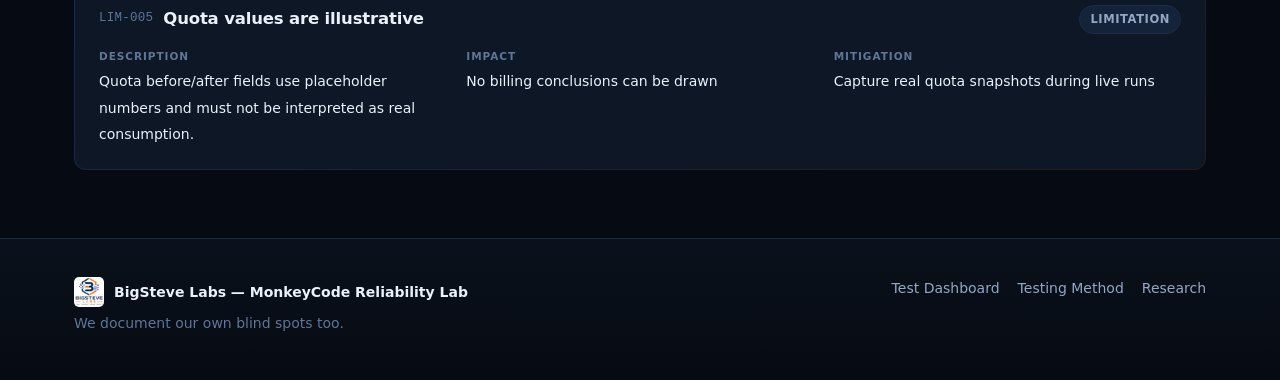
<file: limitations.html>
<!DOCTYPE html>
<html lang="en">
<head>
  <meta charset="UTF-8" />
  <meta name="viewport" content="width=device-width, initial-scale=1.0" />
  <title>Known Limitations — BigSteve Labs</title>
  <meta name="description" content="Known limitations of the BigSteve Labs reliability lab." />
  <link rel="icon" href="assets/images/pic%205.png" />
  <link rel="stylesheet" href="assets/css/style.css" />
  <script src="data/limitations.js"></script>
  <script src="assets/js/main.js"></script>
</head>
<body>

  <header class="topbar">
    <div class="topbar-inner">
      <a class="brand" href="index.html">
        <img class="brand-logo" src="assets/images/pic%205.png" alt="BigSteve Labs logo" />
        <span class="brand-name">
          <span class="l1">BigSteve <em>Labs</em></span>
          <span class="l2">Reliability Lab</span>
        </span>
      </a>
      <button class="nav-toggle" aria-label="Toggle navigation">Menu</button>
      <nav class="nav">
        <a href="index.html">Home</a>
        <a href="dashboard.html">Test Dashboard</a>
        <a href="method.html">Testing Method</a>
        <a href="bugs.html">Reproducible Bugs</a>
        <a href="findings.html">Positive Findings</a>
        <a href="limitations.html" class="active">Known Limitations</a>
        <a href="research.html">Research</a>
        <a href="evidence.html">Evidence</a>
      </nav>
    </div>
  </header>

  <section class="page-head">
    <div class="container">
      <div class="crumbs"><a href="index.html">Home</a> <span>/</span> <span>Known Limitations</span></div>
      <h1>Known limitations</h1>
      <p>
        Honest scope: these are limits of the lab right now — missing devices, sample-only data,
        and unprovisioned infrastructure — not defects in MonkeyCode. Each item carries a mitigation.
      </p>
      <div class="page-banner"><img src="assets/images/pic1.png" alt="MonkeyCode Reliability Lab banner" /></div>
    </div>
  </section>

  <section class="section" style="padding-top: 36px;">
    <div class="container">
      <div class="record-list" id="limit-list"></div>
    </div>
  </section>

  <footer class="footer">
    <div class="container footer-inner">
      <div>
        <div class="labs"><img src="assets/images/pic%205.png" alt="BigSteve Labs logo" /> BigSteve Labs — MonkeyCode Reliability Lab</div>
        <div class="tagline">We document our own blind spots too.</div>
      </div>
      <div class="links">
        <a href="dashboard.html">Test Dashboard</a>
        <a href="method.html">Testing Method</a>
        <a href="research.html">Research</a>
      </div>
    </div>
  </footer>

  <script src="assets/js/limitations.js"></script>
</body>
</html>
</file>
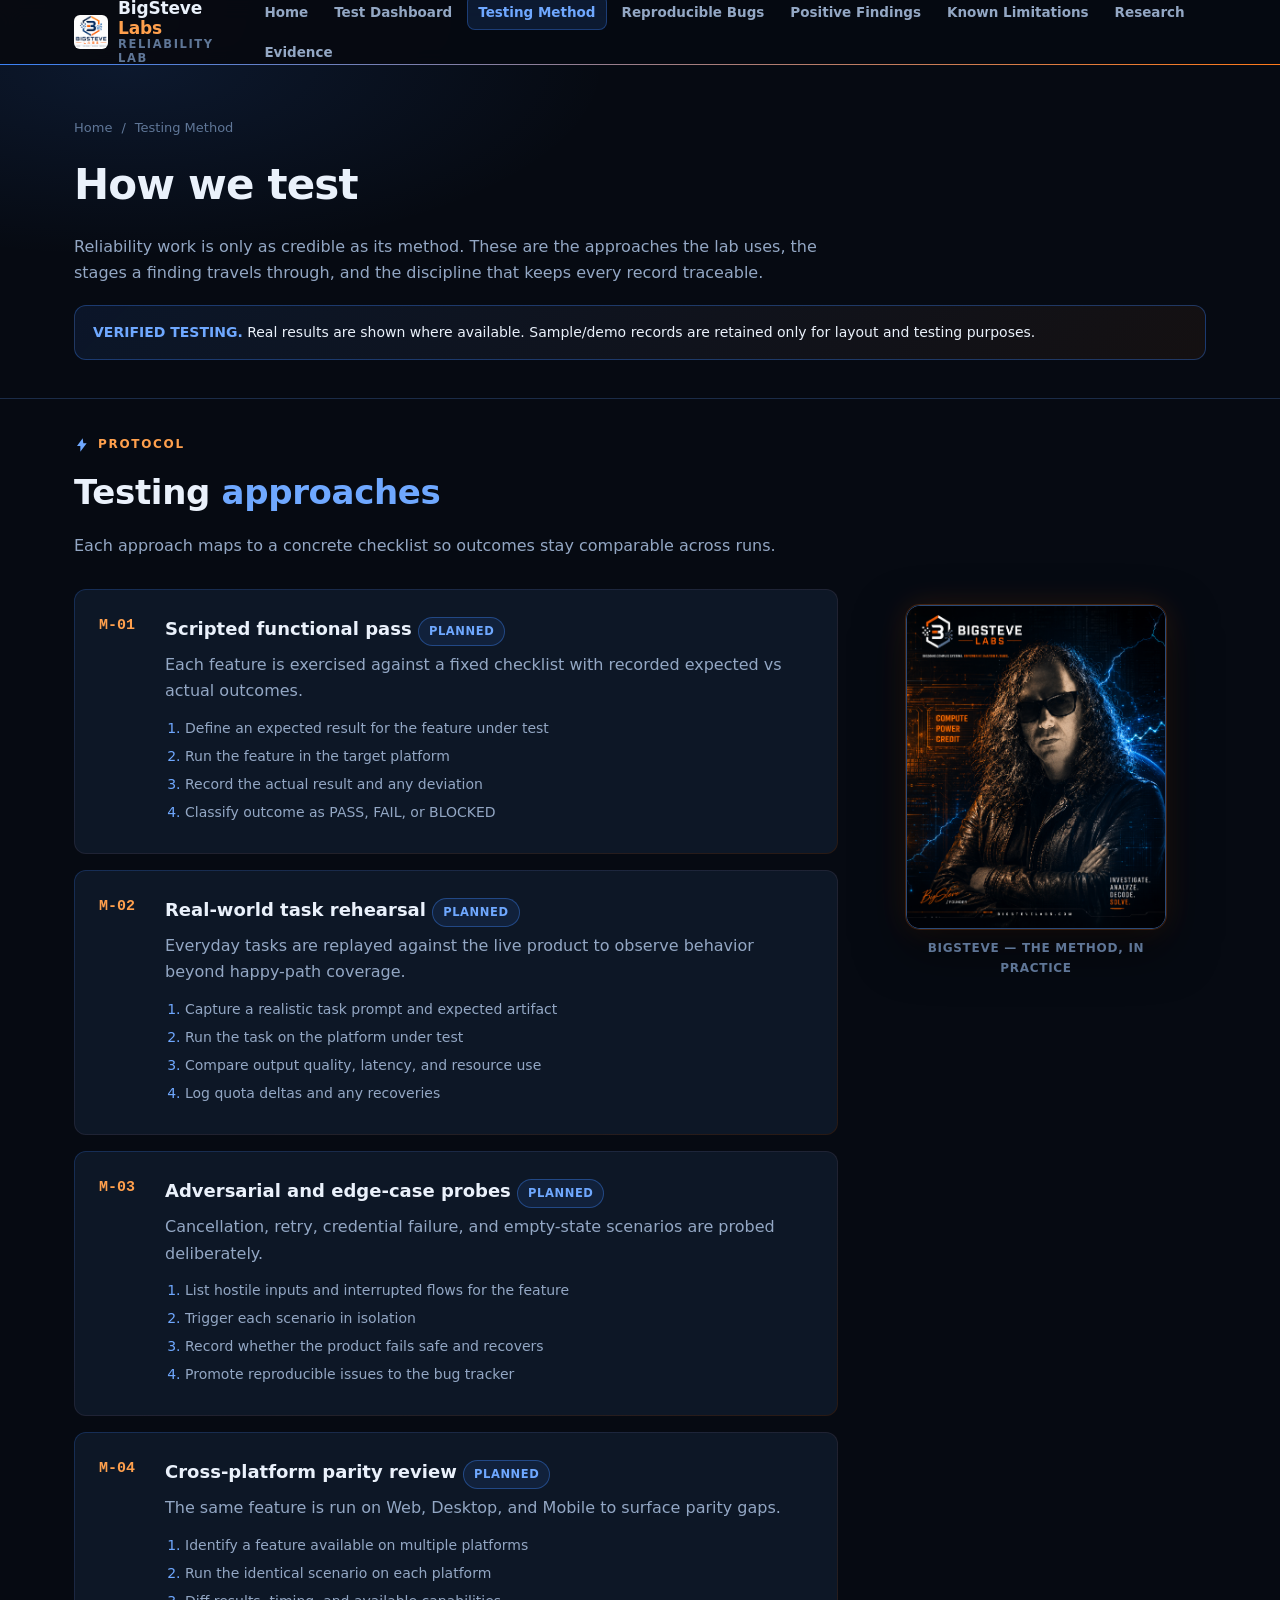
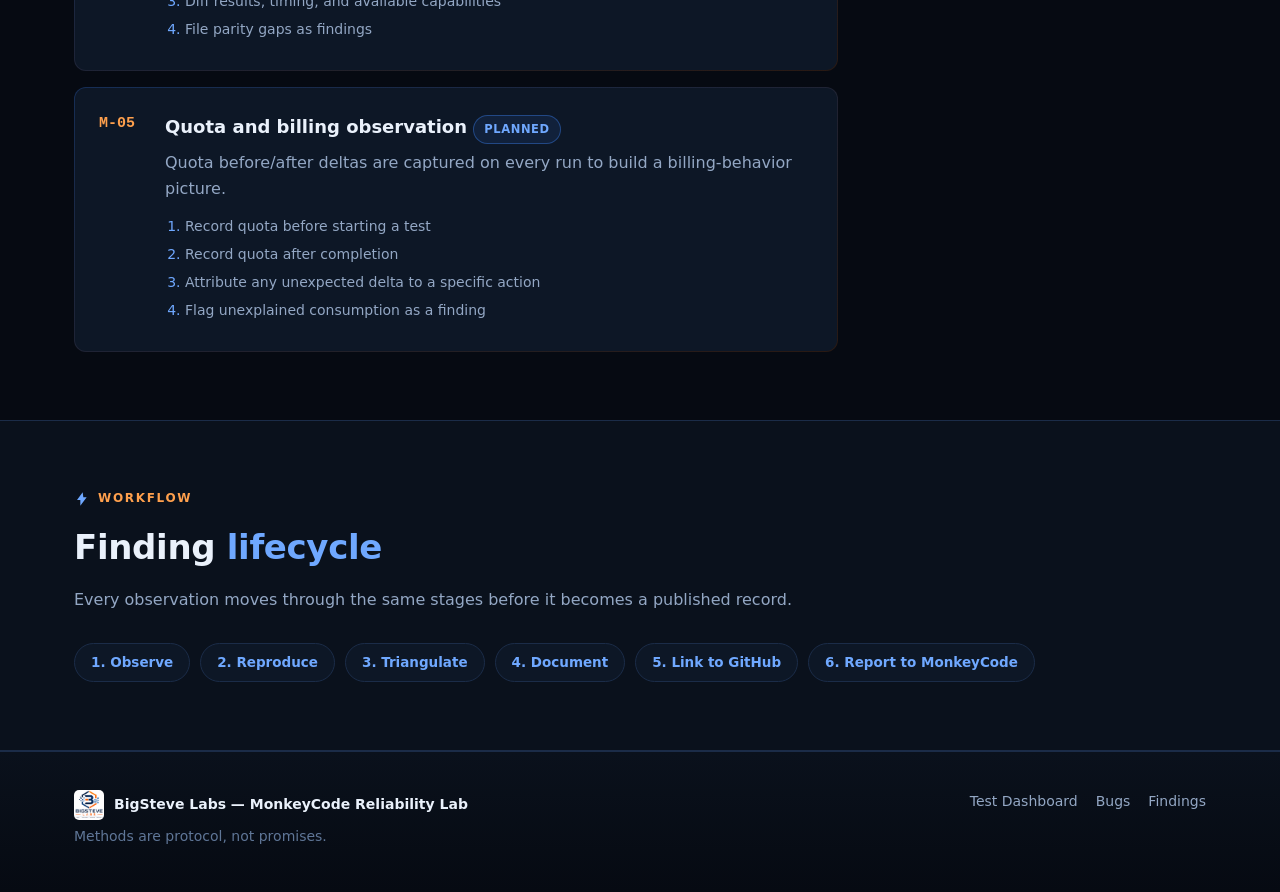
<file: method.html>
<!DOCTYPE html>
<html lang="en">
<head>
  <meta charset="UTF-8" />
  <meta name="viewport" content="width=device-width, initial-scale=1.0" />
  <title>Testing Method — BigSteve Labs</title>
  <meta name="description" content="The reliability testing protocol used by BigSteve Labs." />
  <link rel="icon" href="assets/images/pic%205.png" />
  <link rel="stylesheet" href="assets/css/style.css" />
  <script src="data/methods.js"></script>
  <script src="assets/js/main.js"></script>
</head>
<body>

  <header class="topbar">
    <div class="topbar-inner">
      <a class="brand" href="index.html">
        <img class="brand-logo" src="assets/images/pic%205.png" alt="BigSteve Labs logo" />
        <span class="brand-name">
          <span class="l1">BigSteve <em>Labs</em></span>
          <span class="l2">Reliability Lab</span>
        </span>
      </a>
      <button class="nav-toggle" aria-label="Toggle navigation">Menu</button>
      <nav class="nav">
        <a href="index.html">Home</a>
        <a href="dashboard.html">Test Dashboard</a>
        <a href="method.html" class="active">Testing Method</a>
        <a href="bugs.html">Reproducible Bugs</a>
        <a href="findings.html">Positive Findings</a>
        <a href="limitations.html">Known Limitations</a>
        <a href="research.html">Research</a>
        <a href="evidence.html">Evidence</a>
      </nav>
    </div>
  </header>

  <section class="page-head">
    <div class="container">
      <div class="crumbs"><a href="index.html">Home</a> <span>/</span> <span>Testing Method</span></div>
      <h1>How we test</h1>
      <p>
        Reliability work is only as credible as its method. These are the approaches the lab uses,
        the stages a finding travels through, and the discipline that keeps every record traceable.
      </p>
      <div style="margin-top: 18px;"><div data-sample-banner></div></div>
    </div>
  </section>

  <section class="section" style="padding-top: 36px;">
    <div class="container">
      <div class="section-head">
        <p class="section-kicker"><svg class="bolt" viewBox="0 0 24 24" aria-hidden="true"><path d="M13 2 4.5 13.5h5L9.5 22 19 9.5h-5L13 2Z"/></svg> Protocol</p>
        <h2 class="section-title">Testing <span class="accent">approaches</span></h2>
        <p class="section-desc">Each approach maps to a concrete checklist so outcomes stay comparable across runs.</p>
      </div>

      <div class="method-layout">
        <div class="stack" id="method-list"></div>
        <figure class="method-visual">
          <img src="assets/images/pic4.png" alt="BigSteve portrait" />
          <figcaption>BigSteve — the method, in practice</figcaption>
        </figure>
      </div>
    </div>
  </section>

  <section class="section section-alt">
    <div class="container">
      <div class="section-head">
        <p class="section-kicker"><svg class="bolt" viewBox="0 0 24 24" aria-hidden="true"><path d="M13 2 4.5 13.5h5L9.5 22 19 9.5h-5L13 2Z"/></svg> Workflow</p>
        <h2 class="section-title">Finding <span class="accent">lifecycle</span></h2>
        <p class="section-desc">Every observation moves through the same stages before it becomes a published record.</p>
      </div>
      <ol class="timeline" id="lifecycle"></ol>
    </div>
  </section>

  <footer class="footer">
    <div class="container footer-inner">
      <div>
        <div class="labs"><img src="assets/images/pic%205.png" alt="BigSteve Labs logo" /> BigSteve Labs — MonkeyCode Reliability Lab</div>
        <div class="tagline">Methods are protocol, not promises.</div>
      </div>
      <div class="links">
        <a href="dashboard.html">Test Dashboard</a>
        <a href="bugs.html">Bugs</a>
        <a href="findings.html">Findings</a>
      </div>
    </div>
  </footer>

  <script src="assets/js/method.js"></script>
</body>
</html>
</file>
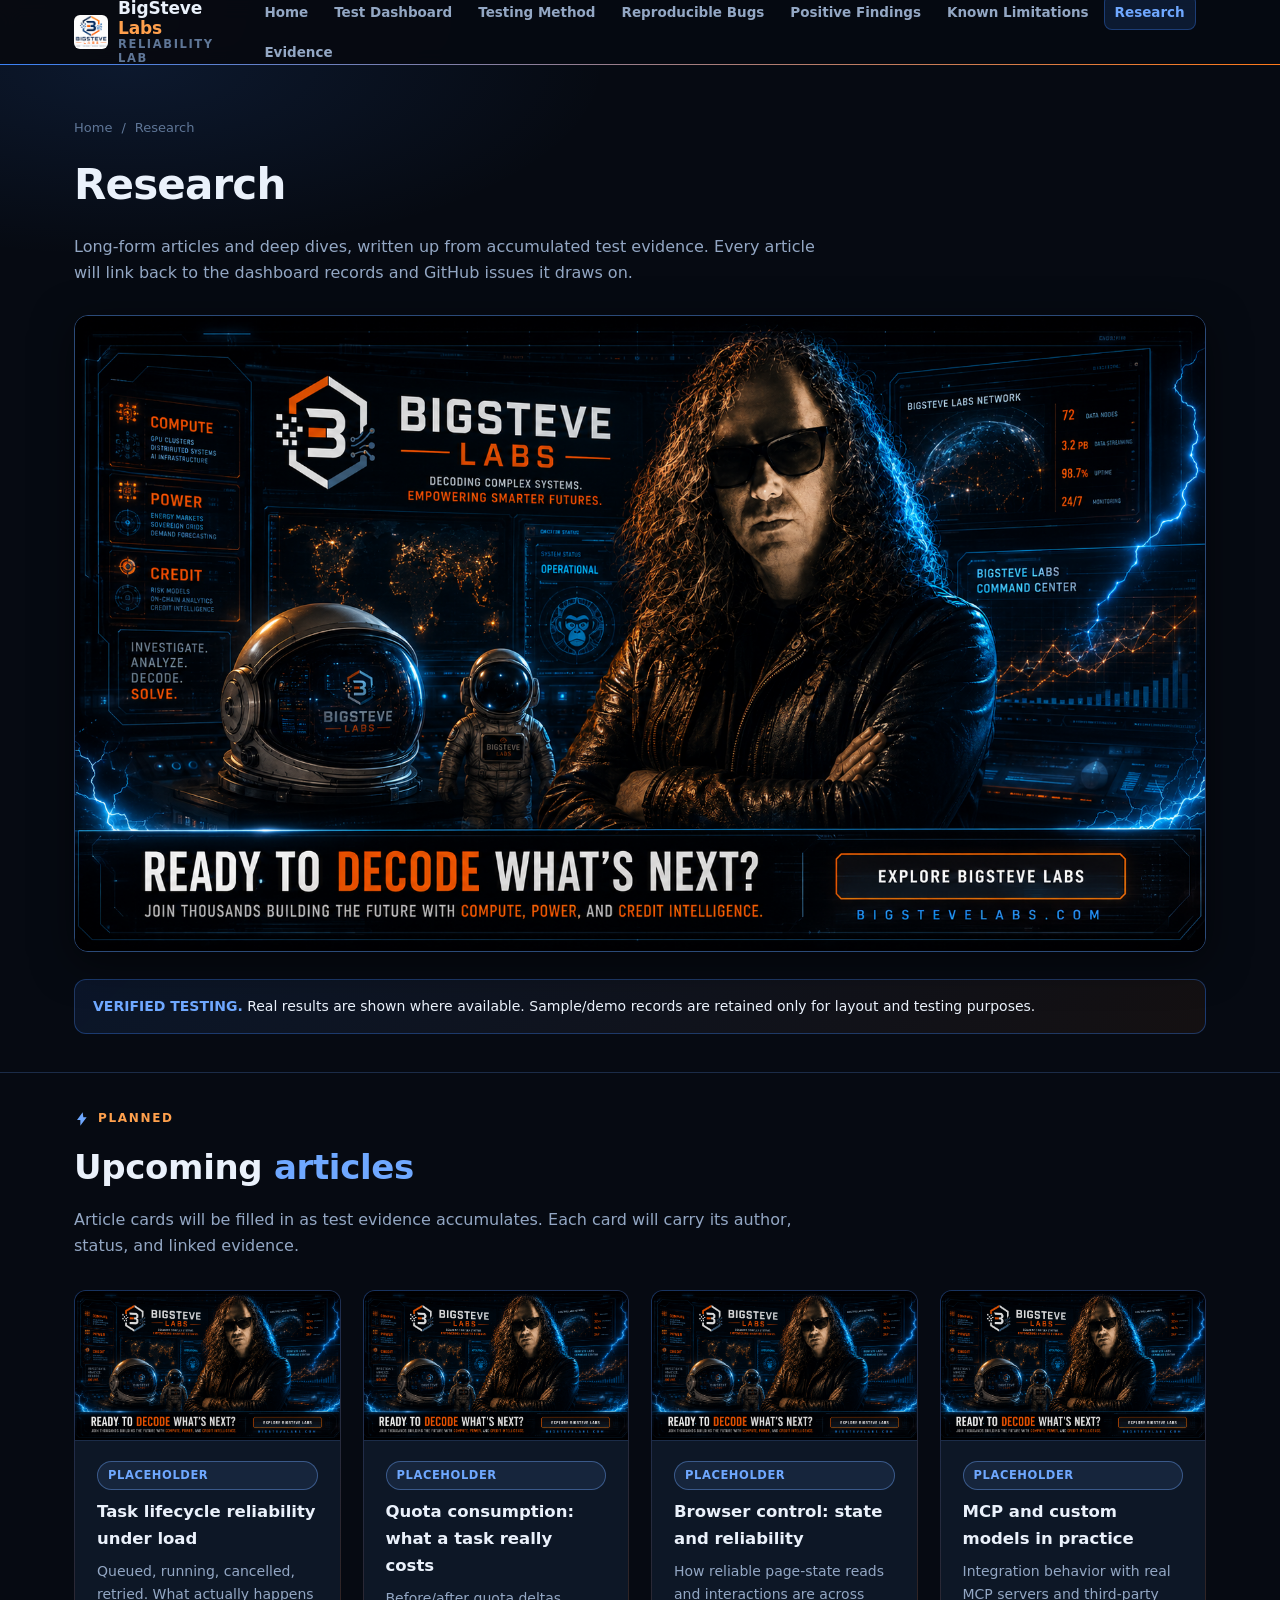
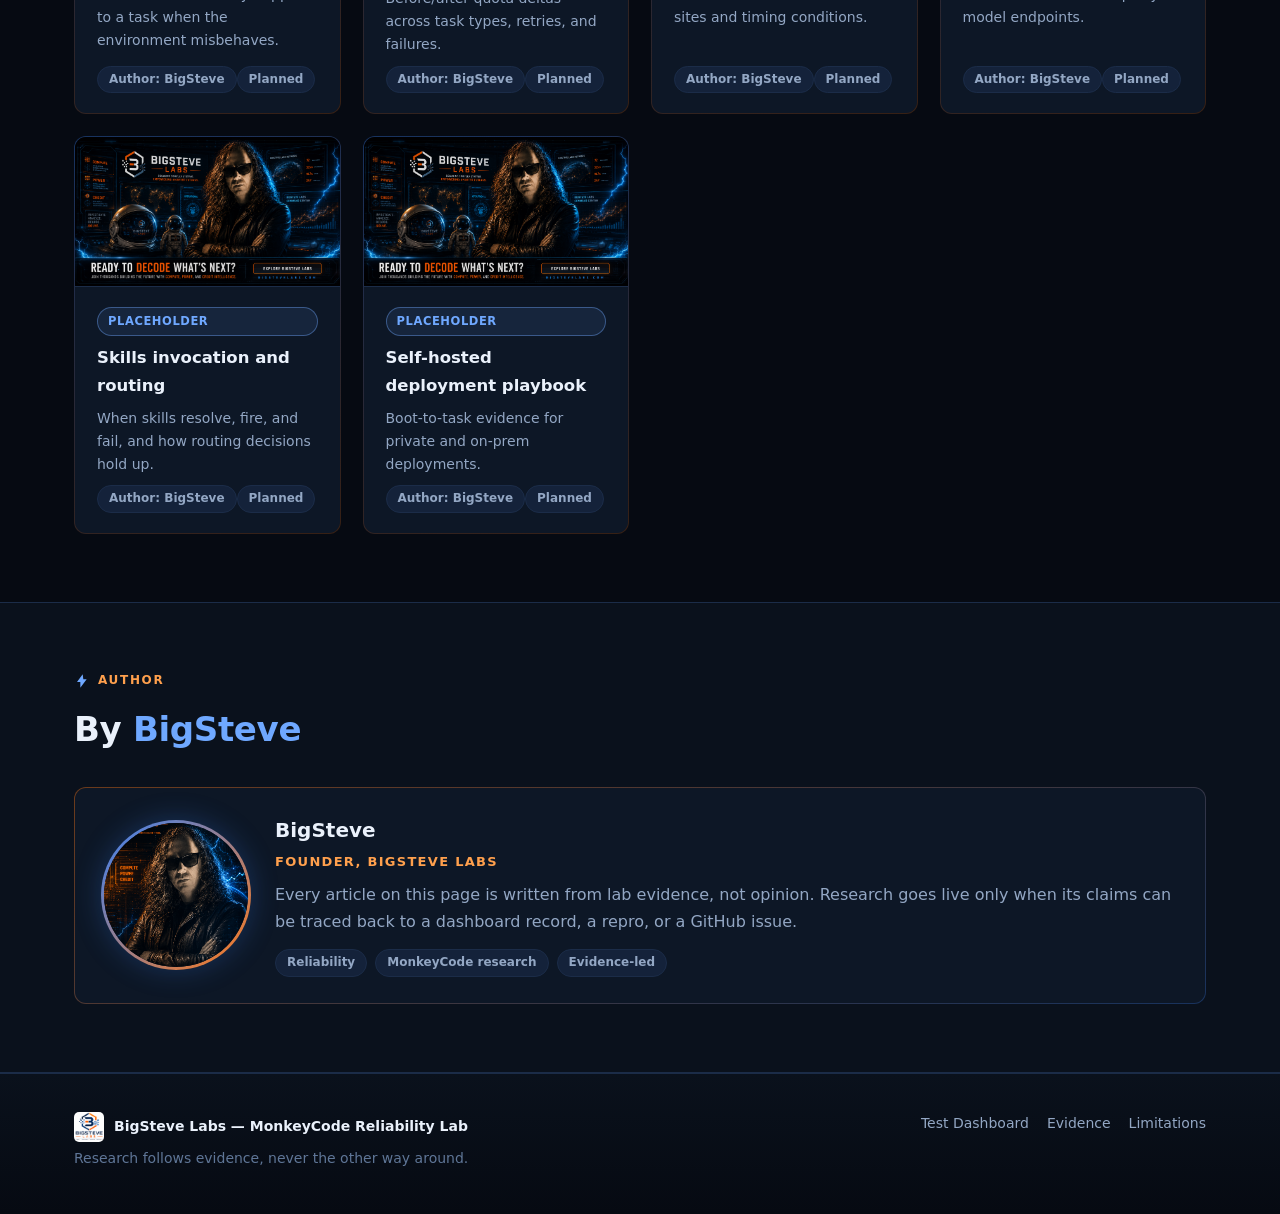
<file: research.html>
<!DOCTYPE html>
<html lang="en">
<head>
  <meta charset="UTF-8" />
  <meta name="viewport" content="width=device-width, initial-scale=1.0" />
  <title>Research — BigSteve Labs</title>
  <meta name="description" content="Planned research articles and deep dives from BigSteve Labs." />
  <link rel="icon" href="assets/images/pic%205.png" />
  <link rel="stylesheet" href="assets/css/style.css" />
  <script src="assets/js/main.js"></script>
</head>
<body>

  <header class="topbar">
    <div class="topbar-inner">
      <a class="brand" href="index.html">
        <img class="brand-logo" src="assets/images/pic%205.png" alt="BigSteve Labs logo" />
        <span class="brand-name">
          <span class="l1">BigSteve <em>Labs</em></span>
          <span class="l2">Reliability Lab</span>
        </span>
      </a>
      <button class="nav-toggle" aria-label="Toggle navigation">Menu</button>
      <nav class="nav">
        <a href="index.html">Home</a>
        <a href="dashboard.html">Test Dashboard</a>
        <a href="method.html">Testing Method</a>
        <a href="bugs.html">Reproducible Bugs</a>
        <a href="findings.html">Positive Findings</a>
        <a href="limitations.html">Known Limitations</a>
        <a href="research.html" class="active">Research</a>
        <a href="evidence.html">Evidence</a>
      </nav>
    </div>
  </header>

  <section class="page-head">
    <div class="container">
      <div class="crumbs"><a href="index.html">Home</a> <span>/</span> <span>Research</span></div>
      <h1>Research</h1>
      <p>
        Long-form articles and deep dives, written up from accumulated test evidence. Every article
        will link back to the dashboard records and GitHub issues it draws on.
      </p>
      <div class="page-banner"><img src="assets/images/pic%203.png" alt="MonkeyCode wide feature artwork" /></div>
      <div style="margin-top: 18px;"><div data-sample-banner></div></div>
    </div>
  </section>

  <section class="section" style="padding-top: 36px;">
    <div class="container">
      <div class="section-head">
        <p class="section-kicker"><svg class="bolt" viewBox="0 0 24 24" aria-hidden="true"><path d="M13 2 4.5 13.5h5L9.5 22 19 9.5h-5L13 2Z"/></svg> Planned</p>
        <h2 class="section-title">Upcoming <span class="accent">articles</span></h2>
        <p class="section-desc">Article cards will be filled in as test evidence accumulates. Each card will carry its author, status, and linked evidence.</p>
      </div>
      <div class="grid grid-3">
        <div class="article-card">
          <div class="art-media"><img src="assets/images/pic%203.png" alt="Article cover artwork" /></div>
          <div class="art-body">
            <span class="badge badge-sample ph-badge">PLACEHOLDER</span>
            <h3>Task lifecycle reliability under load</h3>
            <p>Queued, running, cancelled, retried. What actually happens to a task when the environment misbehaves.</p>
            <div class="tags"><span class="chip">Author: BigSteve</span><span class="chip">Planned</span></div>
          </div>
        </div>
        <div class="article-card">
          <div class="art-media"><img src="assets/images/pic%203.png" alt="Article cover artwork" /></div>
          <div class="art-body">
            <span class="badge badge-sample ph-badge">PLACEHOLDER</span>
            <h3>Quota consumption: what a task really costs</h3>
            <p>Before/after quota deltas across task types, retries, and failures.</p>
            <div class="tags"><span class="chip">Author: BigSteve</span><span class="chip">Planned</span></div>
          </div>
        </div>
        <div class="article-card">
          <div class="art-media"><img src="assets/images/pic%203.png" alt="Article cover artwork" /></div>
          <div class="art-body">
            <span class="badge badge-sample ph-badge">PLACEHOLDER</span>
            <h3>Browser control: state and reliability</h3>
            <p>How reliable page-state reads and interactions are across sites and timing conditions.</p>
            <div class="tags"><span class="chip">Author: BigSteve</span><span class="chip">Planned</span></div>
          </div>
        </div>
        <div class="article-card">
          <div class="art-media"><img src="assets/images/pic%203.png" alt="Article cover artwork" /></div>
          <div class="art-body">
            <span class="badge badge-sample ph-badge">PLACEHOLDER</span>
            <h3>MCP and custom models in practice</h3>
            <p>Integration behavior with real MCP servers and third-party model endpoints.</p>
            <div class="tags"><span class="chip">Author: BigSteve</span><span class="chip">Planned</span></div>
          </div>
        </div>
        <div class="article-card">
          <div class="art-media"><img src="assets/images/pic%203.png" alt="Article cover artwork" /></div>
          <div class="art-body">
            <span class="badge badge-sample ph-badge">PLACEHOLDER</span>
            <h3>Skills invocation and routing</h3>
            <p>When skills resolve, fire, and fail, and how routing decisions hold up.</p>
            <div class="tags"><span class="chip">Author: BigSteve</span><span class="chip">Planned</span></div>
          </div>
        </div>
        <div class="article-card">
          <div class="art-media"><img src="assets/images/pic%203.png" alt="Article cover artwork" /></div>
          <div class="art-body">
            <span class="badge badge-sample ph-badge">PLACEHOLDER</span>
            <h3>Self-hosted deployment playbook</h3>
            <p>Boot-to-task evidence for private and on-prem deployments.</p>
            <div class="tags"><span class="chip">Author: BigSteve</span><span class="chip">Planned</span></div>
          </div>
        </div>
      </div>
    </div>
  </section>

  <section class="section section-alt">
    <div class="container">
      <div class="section-head">
        <p class="section-kicker"><svg class="bolt" viewBox="0 0 24 24" aria-hidden="true"><path d="M13 2 4.5 13.5h5L9.5 22 19 9.5h-5L13 2Z"/></svg> Author</p>
        <h2 class="section-title">By <span class="accent">BigSteve</span></h2>
      </div>
      <div class="profile-card">
        <img class="profile-avatar" src="assets/images/pic4.png" alt="BigSteve portrait" />
        <div>
          <h3>BigSteve</h3>
          <div class="role">Founder, BigSteve Labs</div>
          <p>
            Every article on this page is written from lab evidence, not opinion.
            Research goes live only when its claims can be traced back to a dashboard
            record, a repro, or a GitHub issue.
          </p>
          <div class="tags">
            <span class="chip">Reliability</span>
            <span class="chip">MonkeyCode research</span>
            <span class="chip">Evidence-led</span>
          </div>
        </div>
      </div>
    </div>
  </section>

  <footer class="footer">
    <div class="container footer-inner">
      <div>
        <div class="labs"><img src="assets/images/pic%205.png" alt="BigSteve Labs logo" /> BigSteve Labs — MonkeyCode Reliability Lab</div>
        <div class="tagline">Research follows evidence, never the other way around.</div>
      </div>
      <div class="links">
        <a href="dashboard.html">Test Dashboard</a>
        <a href="evidence.html">Evidence</a>
        <a href="limitations.html">Limitations</a>
      </div>
    </div>
  </footer>

</body>
</html>
</file>
<file: assets/css/style.css>
:root {
  --bg: #060a12;
  --bg-soft: #0a111c;
  --bg-elev: #0d1726;
  --bg-hover: #14223a;
  --border: #1b2c48;
  --border-strong: #2b4a78;
  --text: #eaf1fb;
  --text-muted: #93a7c4;
  --text-dim: #5f7697;

  --blue: #3b82f6;
  --blue-bright: #6fa8ff;
  --blue-deep: #1d4ed8;
  --blue-glow: rgba(59, 130, 246, 0.35);
  --orange: #ff7a1a;
  --orange-bright: #ffa04d;
  --orange-glow: rgba(255, 122, 26, 0.35);
  --green: #34d399;
  --green-glow: rgba(52, 211, 153, 0.30);

  --pass: #34d399;
  --fail: #f0564f;
  --blocked: #f5b23d;
  --sample: #6fa8ff;
  --real: #34d399;

  --font: "Inter", "Segoe UI", system-ui, -apple-system, "Helvetica Neue", Arial, sans-serif;
  --mono: "JetBrains Mono", "SFMono-Regular", Consolas, "Liberation Mono", Menlo, monospace;
  --radius: 12px;
  --radius-sm: 8px;
  --shadow: 0 12px 40px rgba(0, 0, 0, 0.45);
  --maxw: 1180px;
  --circuit: url("data:image/svg+xml,%3Csvg xmlns='http://www.w3.org/2000/svg' width='160' height='160' viewBox='0 0 160 160'%3E%3Cg fill='none' stroke='%232b4a78' stroke-width='1' opacity='0.35'%3E%3Cpath d='M0 40h60l14 14h46'/%3E%3Cpath d='M80 160v-30l-14-14H0'/%3E%3Cpath d='M160 100h-44l-14 14h-22'/%3E%3Ccircle cx='120' cy='54' r='3' fill='%233b82f6' stroke='none'/%3E%3Ccircle cx='46' cy='114' r='3' fill='%23ff7a1a' stroke='none'/%3E%3Ccircle cx='138' cy='114' r='2' fill='%233b82f6' stroke='none'/%3E%3Cpath d='M20 20l10 10M20 30l10-10'/%3E%3C/g%3E%3C/svg%3E");
}

* { box-sizing: border-box; }

html { scroll-behavior: smooth; }

body {
  margin: 0;
  background:
    radial-gradient(1200px 500px at 80% -10%, rgba(29, 78, 216, 0.16), transparent 60%),
    radial-gradient(900px 480px at 0% 0%, rgba(255, 122, 26, 0.08), transparent 55%),
    var(--bg);
  color: var(--text);
  font-family: var(--font);
  font-size: 16px;
  line-height: 1.65;
  -webkit-font-smoothing: antialiased;
}

a { color: var(--blue-bright); text-decoration: none; }
a:hover { text-decoration: underline; }

.container { max-width: var(--maxw); margin: 0 auto; padding: 0 24px; }

/* ============ Top bar ============ */
.topbar {
  position: sticky;
  top: 0;
  z-index: 50;
  background: rgba(6, 10, 18, 0.88);
  backdrop-filter: blur(10px);
  border-bottom: 1px solid transparent;
  border-image: linear-gradient(90deg, var(--blue), var(--orange)) 1;
}

.topbar-inner {
  max-width: var(--maxw);
  margin: 0 auto;
  padding: 0 24px;
  height: 64px;
  display: flex;
  align-items: center;
  justify-content: space-between;
  gap: 16px;
}

.brand { display: flex; align-items: center; gap: 10px; font-weight: 700; font-size: 17px; color: var(--text); }
.brand:hover { text-decoration: none; }

.brand-logo { height: 34px; width: auto; display: block; border-radius: 6px; }

.brand-name { display: flex; flex-direction: column; line-height: 1.15; }
.brand-name .l1 { font-weight: 800; letter-spacing: -0.01em; }
.brand-name .l1 em { font-style: normal; color: var(--orange-bright); }
.brand-name .l2 { font-size: 11.5px; color: var(--text-dim); font-weight: 600; letter-spacing: 0.14em; text-transform: uppercase; }

.nav { display: flex; gap: 4px; flex-wrap: wrap; align-items: center; }
.nav a {
  color: var(--text-muted);
  font-size: 13.5px;
  font-weight: 600;
  padding: 7px 11px;
  border-radius: 8px;
  transition: background 0.15s, color 0.15s;
}
.nav a:hover { color: var(--text); background: var(--bg-hover); text-decoration: none; }
.nav a.active { color: var(--blue-bright); background: rgba(59, 130, 246, 0.14); box-shadow: inset 0 0 0 1px rgba(59, 130, 246, 0.35); }

.nav-toggle {
  display: none;
  background: none; border: 1px solid var(--border-strong); color: var(--text);
  border-radius: 8px; padding: 7px 11px; font-size: 15px; cursor: pointer;
}

/* ============ Lightning bolt ============ */
.bolt { width: 14px; height: 14px; fill: currentColor; display: inline-block; vertical-align: -2px; }

/* ============ Hero ============ */
.hero {
  padding: 80px 0 72px;
  position: relative;
  overflow: hidden;
  border-bottom: 1px solid var(--border);
  background:
    linear-gradient(rgba(6, 10, 18, 0.55), rgba(6, 10, 18, 0.85)),
    var(--circuit),
    radial-gradient(1000px 500px at 20% 10%, rgba(59, 130, 246, 0.18), transparent 60%),
    radial-gradient(800px 420px at 90% 30%, rgba(255, 122, 26, 0.10), transparent 55%);
}

.hero-split {
  display: grid;
  grid-template-columns: 1.15fr 0.85fr;
  gap: 48px;
  align-items: center;
}

.hero .eyebrow {
  display: inline-flex; align-items: center; gap: 9px;
  font-size: 13px; font-weight: 700; letter-spacing: 0.1em; text-transform: uppercase;
  color: var(--blue-bright); border: 1px solid rgba(59, 130, 246, 0.4);
  padding: 6px 14px; border-radius: 999px; background: rgba(59, 130, 246, 0.10);
}
.hero .eyebrow .bolt { color: var(--orange-bright); }

.hero h1 {
  font-size: clamp(34px, 5vw, 56px);
  line-height: 1.1;
  margin: 22px 0 18px;
  font-weight: 800;
  letter-spacing: -0.02em;
}
.hero h1 .hl { color: var(--blue-bright); }
.hero h1 .hl2 { color: var(--orange-bright); }

.hero p.lede {
  font-size: 18px;
  color: var(--text-muted);
  max-width: 60ch;
  margin: 0 0 30px;
}

.hero-actions { display: flex; gap: 12px; flex-wrap: wrap; align-items: center; }

.hero-visual { position: relative; }
.hero-visual img {
  display: block; width: 100%; height: auto;
  border-radius: 16px;
  border: 1px solid var(--border-strong);
  box-shadow: 0 0 0 1px rgba(59, 130, 246, 0.25), 0 18px 60px rgba(0, 0, 0, 0.6), 0 0 40px var(--blue-glow);
}
.hero-visual::before, .hero-visual::after {
  content: ""; position: absolute; width: 26px; height: 26px;
  pointer-events: none;
}
.hero-visual::before {
  top: -8px; left: -8px;
  border-top: 3px solid var(--blue-bright); border-left: 3px solid var(--blue-bright);
  border-top-left-radius: 10px;
}
.hero-visual::after {
  bottom: -8px; right: -8px;
  border-bottom: 3px solid var(--orange-bright); border-right: 3px solid var(--orange-bright);
  border-bottom-right-radius: 10px;
}
.hero-visual figcaption {
  position: absolute; bottom: 14px; left: 14px;
  font-size: 12px; font-weight: 700; letter-spacing: 0.08em; text-transform: uppercase;
  color: var(--text); background: rgba(6, 10, 18, 0.75);
  padding: 5px 12px; border-radius: 999px; border: 1px solid var(--border-strong);
  backdrop-filter: blur(6px);
}

/* ============ Header banner strip ============ */
.banner-strip {
  border-bottom: 1px solid var(--border);
  background: linear-gradient(180deg, var(--bg-soft), var(--bg));
  padding: 22px 0;
  display: flex; align-items: center; justify-content: center;
}
.banner-strip img {
  max-width: min(480px, 92%);
  width: auto;
  height: auto;
  max-height: 90px;
  filter: drop-shadow(0 0 18px rgba(59, 130, 246, 0.35));
}

.page-banner { margin: 28px 0 6px; }
.page-banner img {
  width: 100%; height: auto;
  border-radius: 14px;
  border: 1px solid var(--border-strong);
  box-shadow: 0 10px 40px rgba(0, 0, 0, 0.5);
}

/* ============ Buttons ============ */
.btn {
  display: inline-flex; align-items: center; gap: 8px;
  font-family: var(--font); font-size: 15px; font-weight: 700;
  padding: 12px 20px; border-radius: 10px; cursor: pointer;
  border: 1px solid transparent; transition: all 0.16s;
}
.btn-primary {
  background: linear-gradient(135deg, var(--blue), var(--blue-deep));
  color: #fff;
  box-shadow: 0 6px 24px var(--blue-glow);
}
.btn-primary:hover { filter: brightness(1.15); text-decoration: none; box-shadow: 0 8px 30px var(--blue-glow); }
.btn-orange {
  background: linear-gradient(135deg, var(--orange-bright), var(--orange));
  color: #1a0c00;
  box-shadow: 0 6px 24px var(--orange-glow);
}
.btn-orange:hover { filter: brightness(1.08); text-decoration: none; }
.btn-ghost {
  background: transparent; color: var(--text); border-color: var(--border-strong);
}
.btn-ghost:hover { border-color: var(--blue); color: var(--blue-bright); text-decoration: none; background: rgba(59, 130, 246, 0.08); }
.btn-sm { padding: 8px 14px; font-size: 13.5px; border-radius: 8px; }

/* ============ Sections ============ */
.section { padding: 68px 0; }
.section-alt { background: var(--bg-soft); border-top: 1px solid var(--border); border-bottom: 1px solid var(--border); }

.divider {
  height: 1px; margin: 0 auto; max-width: var(--maxw);
  background: linear-gradient(90deg, transparent, var(--blue), var(--orange), transparent);
}

.section-head { margin-bottom: 30px; }
.section-kicker {
  display: flex; align-items: center; gap: 8px;
  font-size: 12px; font-weight: 700; letter-spacing: 0.14em; text-transform: uppercase;
  color: var(--orange-bright); margin: 0 0 10px;
}
.section-kicker .bolt { color: var(--blue-bright); width: 16px; height: 16px; }
.section-title { font-size: clamp(24px, 3vw, 34px); margin: 0 0 12px; letter-spacing: -0.01em; }
.section-title .accent { color: var(--blue-bright); }
.section-desc { color: var(--text-muted); margin: 0; max-width: 72ch; }

/* ============ Grids ============ */
.grid { display: grid; gap: 22px; }
.grid-2 { grid-template-columns: repeat(auto-fit, minmax(300px, 1fr)); }
.grid-3 { grid-template-columns: repeat(auto-fit, minmax(240px, 1fr)); }
.grid-4 { grid-template-columns: repeat(auto-fit, minmax(200px, 1fr)); }

/* ============ Cards ============ */
.card {
  position: relative;
  background:
    linear-gradient(var(--bg-elev), var(--bg-elev)) padding-box,
    linear-gradient(160deg, rgba(59, 130, 246, 0.45), rgba(255, 122, 26, 0.25)) border-box;
  border: 1px solid transparent;
  border-radius: var(--radius);
  padding: 24px;
  transition: transform 0.16s, box-shadow 0.16s;
}
.card:hover { transform: translateY(-2px); box-shadow: 0 14px 36px rgba(0, 0, 0, 0.4), 0 0 24px rgba(59, 130, 246, 0.12); }
.card-link { display: block; color: inherit; }
.card-link:hover { text-decoration: none; }

.card h3 { margin: 0 0 8px; font-size: 18px; }
.card p { margin: 0; color: var(--text-muted); font-size: 14.5px; }

.card-icon {
  width: 42px; height: 42px; border-radius: 10px; margin-bottom: 16px;
  display: flex; align-items: center; justify-content: center;
  font-size: 15px; font-weight: 800; letter-spacing: 0.02em;
  background: linear-gradient(135deg, rgba(59, 130, 246, 0.18), rgba(255, 122, 26, 0.14));
  color: var(--blue-bright);
  border: 1px solid rgba(59, 130, 246, 0.35);
}
.card-icon .bolt { width: 18px; height: 18px; }

/* ============ Stats ============ */
.stat-grid { display: grid; grid-template-columns: repeat(auto-fit, minmax(160px, 1fr)); gap: 16px; }
.stat {
  background: linear-gradient(var(--bg-elev), var(--bg-elev)) padding-box,
              linear-gradient(160deg, rgba(59, 130, 246, 0.4), rgba(255, 122, 26, 0.2)) border-box;
  border: 1px solid transparent;
  border-radius: var(--radius);
  padding: 20px 22px;
}
.stat .value { font-size: 30px; font-weight: 800; letter-spacing: -0.02em; color: var(--blue-bright); }
.stat .value.pass { color: var(--pass); }
.stat .value.fail { color: var(--fail); }
.stat .value.blocked { color: var(--blocked); }
.stat .value.neutral { color: var(--text); }
.stat .label { color: var(--text-dim); font-size: 13px; margin-top: 3px; font-weight: 600; }

/* ============ Badges ============ */
.badge {
  display: inline-flex; align-items: center; gap: 6px;
  font-size: 11.5px; font-weight: 800; letter-spacing: 0.05em;
  padding: 4px 10px; border-radius: 999px; border: 1px solid transparent;
  white-space: nowrap;
}
.badge-pass { color: var(--pass); background: rgba(52, 211, 153, 0.10); border-color: rgba(52, 211, 153, 0.45); }
.badge-fail { color: var(--fail); background: rgba(240, 86, 79, 0.10); border-color: rgba(240, 86, 79, 0.45); }
.badge-blocked { color: var(--blocked); background: rgba(245, 178, 61, 0.10); border-color: rgba(245, 178, 61, 0.45); }
.badge-sample { color: var(--sample); background: rgba(111, 168, 255, 0.10); border-color: rgba(111, 168, 255, 0.4); }
.badge-real { color: var(--real); background: rgba(52, 211, 153, 0.12); border-color: rgba(52, 211, 153, 0.55); box-shadow: 0 0 14px rgba(52, 211, 153, 0.25); }
.badge-muted { color: var(--text-muted); background: var(--bg-hover); border-color: var(--border); }
.badge-planned { color: var(--blue-bright); background: rgba(59, 130, 246, 0.10); border-color: rgba(59, 130, 246, 0.4); }
.badge-unconfirmed { color: var(--blocked); background: rgba(245, 178, 61, 0.10); border-color: rgba(245, 178, 61, 0.4); }

.chip {
  display: inline-block; font-size: 12px; font-weight: 600; color: var(--text-muted);
  background: var(--bg-hover); border: 1px solid var(--border); border-radius: 999px;
  padding: 3px 11px;
}

/* ============ Banners (alert) ============ */
.banner {
  display: flex; gap: 12px; align-items: flex-start;
  background: linear-gradient(135deg, rgba(59, 130, 246, 0.10), rgba(255, 122, 26, 0.06));
  border: 1px solid rgba(59, 130, 246, 0.35);
  color: var(--text);
  border-radius: var(--radius);
  padding: 15px 18px;
  font-size: 14px;
}
.banner strong { color: var(--sample); }
.banner.warn { background: rgba(245, 178, 61, 0.08); border-color: rgba(245, 178, 61, 0.4); }
.banner.warn strong { color: var(--blocked); }

/* ============ Page head ============ */
.page-head {
  padding: 52px 0 38px;
  border-bottom: 1px solid var(--border);
  background:
    radial-gradient(800px 320px at 10% 0%, rgba(59, 130, 246, 0.12), transparent 60%),
    var(--bg);
}
.page-head h1 { font-size: clamp(28px, 4vw, 42px); margin: 12px 0 14px; letter-spacing: -0.02em; }
.page-head p { color: var(--text-muted); max-width: 74ch; margin: 0; }

.crumbs { display: flex; gap: 9px; font-size: 13px; color: var(--text-dim); align-items: center; }
.crumbs a { color: var(--text-dim); }
.crumbs a:hover { color: var(--blue-bright); }

/* ============ Filters ============ */
.filters {
  display: flex; flex-wrap: wrap; gap: 16px; align-items: flex-end;
  padding: 20px; border: 1px solid var(--border); border-radius: var(--radius);
  background: linear-gradient(var(--bg-elev), var(--bg-elev)) padding-box,
              linear-gradient(160deg, rgba(59, 130, 246, 0.35), rgba(255, 122, 26, 0.18)) border-box;
  border: 1px solid transparent;
  margin-bottom: 24px;
}
.filter-group { display: flex; flex-direction: column; gap: 6px; min-width: 170px; }
.filter-group label { font-size: 11.5px; font-weight: 700; letter-spacing: 0.08em; text-transform: uppercase; color: var(--text-dim); }
select, input[type="search"] {
  font-family: var(--font); font-size: 14px; color: var(--text);
  background: var(--bg); border: 1px solid var(--border-strong); border-radius: 9px;
  padding: 10px 12px; outline: none; width: 100%;
}
select:focus, input[type="search"]:focus { border-color: var(--blue); box-shadow: 0 0 0 3px var(--blue-glow); }
.filter-reset {
  margin-left: auto; background: none; border: 1px solid var(--border-strong); color: var(--text-muted);
  border-radius: 9px; padding: 10px 16px; font-size: 14px; font-weight: 600; cursor: pointer;
}
.filter-reset:hover { color: var(--text); border-color: var(--orange); }

.results-meta { display: flex; justify-content: space-between; align-items: center; flex-wrap: wrap; gap: 10px; margin-bottom: 16px; color: var(--text-dim); font-size: 14px; }

/* ============ Records ============ */
.record-list { display: grid; gap: 18px; }
.record {
  background: linear-gradient(var(--bg-elev), var(--bg-elev)) padding-box,
              linear-gradient(160deg, rgba(59, 130, 246, 0.3), rgba(255, 122, 26, 0.14)) border-box;
  border: 1px solid transparent;
  border-radius: var(--radius);
  padding: 22px 24px;
  transition: box-shadow 0.16s;
}
.record:hover { box-shadow: 0 12px 34px rgba(0, 0, 0, 0.35), 0 0 22px rgba(59, 130, 246, 0.10); }
.record.record-real {
  background: linear-gradient(var(--bg-elev), var(--bg-elev)) padding-box,
              linear-gradient(160deg, rgba(52, 211, 153, 0.45), rgba(59, 130, 246, 0.3)) border-box;
  box-shadow: 0 0 34px rgba(52, 211, 153, 0.12);
}

.record-head { display: flex; align-items: flex-start; justify-content: space-between; gap: 14px; flex-wrap: wrap; margin-bottom: 14px; }
.record-title { display: flex; align-items: center; gap: 10px; flex-wrap: wrap; }
.record-title .id { font-family: var(--mono); color: var(--text-dim); font-size: 12.5px; letter-spacing: 0.02em; }
.record-title h3 { margin: 0; font-size: 16.5px; letter-spacing: -0.01em; }
.record-meta { display: flex; flex-wrap: wrap; gap: 8px; margin-bottom: 14px; }
.record-fields { display: grid; grid-template-columns: repeat(auto-fit, minmax(230px, 1fr)); gap: 14px 20px; }
.field .k { font-size: 10.5px; font-weight: 800; letter-spacing: 0.09em; text-transform: uppercase; color: var(--text-dim); margin-bottom: 3px; }
.field .v { font-size: 14px; color: var(--text); }
.field .v.muted { color: var(--text-muted); font-style: italic; }
.field .v.mono { font-family: var(--mono); font-size: 13px; }
.field ol.v { margin: 0; padding-left: 20px; }
.record-notes {
  margin-top: 16px; padding-top: 14px;
  border-top: 1px dashed var(--border-strong);
  color: var(--text-muted); font-size: 13.5px;
}

/* ============ Method ============ */
.method {
  display: flex; gap: 20px;
  background: linear-gradient(var(--bg-elev), var(--bg-elev)) padding-box,
              linear-gradient(160deg, rgba(59, 130, 246, 0.3), rgba(255, 122, 26, 0.14)) border-box;
  border: 1px solid transparent;
  border-radius: var(--radius);
  padding: 24px;
}
.method .num {
  font-family: var(--mono); color: var(--orange-bright); font-weight: 800; font-size: 15px; min-width: 46px;
}
.method h3 { margin: 0 0 6px; font-size: 18px; }
.method .summary { color: var(--text-muted); margin: 0 0 12px; }
.method ol { margin: 0; padding-left: 20px; color: var(--text-muted); font-size: 14px; }
.method ol li { margin-bottom: 5px; }
.method ol li::marker { color: var(--blue-bright); }

.method-layout { display: grid; grid-template-columns: 1fr 340px; gap: 28px; align-items: start; }
.method-visual { position: sticky; top: 90px; }
.method-visual img {
  display: block; width: 100%; height: auto; border-radius: 14px;
  border: 1px solid var(--border-strong);
  box-shadow: 0 0 0 1px rgba(255, 122, 26, 0.2), 0 18px 50px rgba(0, 0, 0, 0.55), 0 0 30px rgba(255, 122, 26, 0.15);
}
.method-visual figcaption {
  margin-top: 10px; font-size: 12px; color: var(--text-dim); text-align: center;
  font-weight: 600; letter-spacing: 0.06em; text-transform: uppercase;
}

/* ============ Timeline ============ */
.timeline { list-style: none; margin: 0; padding: 0; display: flex; flex-wrap: wrap; gap: 10px; }
.timeline li {
  background: var(--bg-elev); border: 1px solid var(--border); border-radius: 999px;
  padding: 7px 16px; font-size: 13.5px; font-weight: 600; color: var(--text-muted);
}
.timeline li b { color: var(--blue-bright); font-weight: 800; }

/* ============ Feature list ============ */
.feature-list { list-style: none; margin: 0; padding: 0; display: grid; gap: 12px; }
.feature-list li {
  display: flex; justify-content: space-between; align-items: center; gap: 14px;
  padding: 16px 18px; background: var(--bg-elev); border: 1px solid var(--border);
  border-radius: var(--radius); font-size: 14.5px;
  transition: border-color 0.15s;
}
.feature-list li:hover { border-color: var(--border-strong); }
.feature-list .feat { font-weight: 700; display: flex; align-items: center; gap: 10px; }
.feature-list .feat .bolt { color: var(--blue-bright); width: 16px; height: 16px; }
.feature-list .cov { color: var(--text-dim); font-size: 13px; text-align: right; }

/* ============ Profile / about ============ */
.profile-card {
  display: grid; grid-template-columns: 150px 1fr; gap: 24px; align-items: center;
  background: linear-gradient(var(--bg-elev), var(--bg-elev)) padding-box,
              linear-gradient(160deg, rgba(255, 122, 26, 0.4), rgba(59, 130, 246, 0.3)) border-box;
  border: 1px solid transparent;
  border-radius: var(--radius);
  padding: 26px;
}
.profile-avatar {
  width: 150px; height: 150px; border-radius: 50%;
  object-fit: cover;
  border: 3px solid transparent;
  background: linear-gradient(#0d1726, #0d1726) padding-box,
              linear-gradient(135deg, var(--blue), var(--orange)) border-box;
  box-shadow: 0 0 28px rgba(59, 130, 246, 0.25);
}
.profile-card h3 { margin: 0 0 4px; font-size: 20px; }
.profile-card .role { color: var(--orange-bright); font-weight: 700; font-size: 13px; letter-spacing: 0.1em; text-transform: uppercase; margin-bottom: 10px; }
.profile-card p { margin: 0 0 14px; color: var(--text-muted); }
.profile-card .tags { display: flex; flex-wrap: wrap; gap: 8px; }

/* ============ Feature media ============ */
.feature-media { border-radius: var(--radius); overflow: hidden; border: 1px solid var(--border-strong); box-shadow: 0 16px 46px rgba(0, 0, 0, 0.55); }
.feature-media img { display: block; width: 100%; height: auto; }
.feature-media.fixed img { height: 220px; object-fit: cover; object-position: center; }

.media-pair { display: grid; grid-template-columns: 1fr 1fr; gap: 22px; align-items: center; }

/* ============ Article cards (research) ============ */
.article-card {
  display: flex; flex-direction: column;
  background: linear-gradient(var(--bg-elev), var(--bg-elev)) padding-box,
              linear-gradient(160deg, rgba(59, 130, 246, 0.35), rgba(255, 122, 26, 0.2)) border-box;
  border: 1px solid transparent;
  border-radius: var(--radius);
  overflow: hidden;
  transition: transform 0.16s, box-shadow 0.16s;
}
.article-card:hover { transform: translateY(-3px); box-shadow: 0 16px 40px rgba(0, 0, 0, 0.45); }
.article-card .art-media { height: 150px; overflow: hidden; border-bottom: 1px solid var(--border); }
.article-card .art-media img { width: 100%; height: 100%; object-fit: cover; }
.article-card .art-body { padding: 20px 22px; display: flex; flex-direction: column; gap: 8px; flex: 1; }
.article-card .art-body h3 { margin: 0; font-size: 16.5px; }
.article-card .art-body p { margin: 0; color: var(--text-muted); font-size: 14px; flex: 1; }

/* ============ Empty state ============ */
.empty {
  text-align: center; padding: 52px 24px;
  border: 1px dashed var(--border-strong); border-radius: var(--radius);
  color: var(--text-muted); background: var(--bg-soft);
}
.empty h3 { color: var(--text); margin: 0 0 8px; }
.empty p { margin: 0 0 18px; max-width: 54ch; margin-inline: auto; }

/* ============ Placeholder tiles ============ */
.ph-tile {
  border: 1px dashed var(--border-strong); border-radius: var(--radius);
  background: var(--bg-soft); padding: 24px;
  min-height: 150px; display: flex; flex-direction: column; gap: 10px;
  color: var(--text-muted);
  transition: border-color 0.15s, background 0.15s;
}
.ph-tile:hover { border-color: var(--blue); background: var(--bg-elev); }
.ph-tile .ph-badge { align-self: flex-start; }
.ph-tile h4 { margin: 0; color: var(--text); font-size: 16px; }
.ph-tile p { margin: 0; font-size: 14px; }

/* ============ Evidence groups ============ */
.evidence-group { border: 1px solid var(--border); border-radius: var(--radius); background: var(--bg-elev); overflow: hidden; }
.evidence-group .eg-head {
  padding: 14px 20px; border-bottom: 1px solid var(--border);
  font-weight: 800; font-size: 14px; letter-spacing: 0.06em; text-transform: uppercase;
  color: var(--blue-bright);
  display: flex; align-items: center; gap: 10px;
  background: var(--bg-soft);
}
.evidence-group .eg-body { padding: 20px; }
.evidence-row { display: flex; justify-content: space-between; align-items: center; gap: 12px; padding: 12px 0; border-bottom: 1px dashed var(--border); }
.evidence-row:last-child { border-bottom: none; }
.evidence-row .ev-name { font-weight: 600; }
.evidence-row .ev-meta { color: var(--text-dim); font-size: 13px; }

/* ============ Logo footer / footer ============ */
.footer {
  border-top: 1px solid var(--border);
  background: linear-gradient(180deg, var(--bg-soft), var(--bg));
  padding: 38px 0 44px; color: var(--text-dim); font-size: 14px;
}
.footer-inner { display: flex; justify-content: space-between; gap: 24px; flex-wrap: wrap; }
.footer .labs { font-weight: 800; color: var(--text); display: flex; align-items: center; gap: 10px; }
.footer .labs img { height: 30px; width: auto; border-radius: 5px; }
.footer .tagline { margin-top: 5px; }
.footer .links { display: flex; gap: 18px; flex-wrap: wrap; }
.footer .links a { color: var(--text-muted); }
.footer .links a:hover { color: var(--text); }

/* ============ Misc ============ */
.mono { font-family: var(--mono); }
.muted { color: var(--text-muted); }
.dim { color: var(--text-dim); }
.hidden { display: none !important; }
.mt-0 { margin-top: 0; }
.stack { display: flex; flex-direction: column; gap: 16px; }
.mb { margin-bottom: 24px; }

/* ============ Sample toggle ============ */
.check-toggle {
  display: inline-flex; align-items: center; gap: 9px;
  font-size: 14px; font-weight: 600; color: var(--text-muted);
  cursor: pointer; padding: 10px 12px;
  background: var(--bg); border: 1px solid var(--border-strong); border-radius: 9px;
  width: 100%;
}
.check-toggle:hover { color: var(--text); border-color: var(--blue); }
.check-toggle input { accent-color: var(--blue); width: 16px; height: 16px; cursor: pointer; }

.note-sm { font-size: 13px; color: var(--text-dim); }

.callout-real {
  background: linear-gradient(var(--bg-elev), var(--bg-elev)) padding-box,
              linear-gradient(160deg, rgba(52, 211, 153, 0.5), rgba(59, 130, 246, 0.3)) border-box;
  border: 1px solid transparent;
  border-radius: var(--radius);
  padding: 26px;
  box-shadow: 0 0 30px rgba(52, 211, 153, 0.10);
}

/* ============ Responsive ============ */
@media (max-width: 960px) {
  .hero-split { grid-template-columns: 1fr; gap: 34px; }
  .hero-visual { max-width: 520px; }
  .method-layout { grid-template-columns: 1fr; }
  .method-visual { position: static; max-width: 420px; }
  .media-pair { grid-template-columns: 1fr; }
  .profile-card { grid-template-columns: 110px 1fr; }
  .profile-avatar { width: 110px; height: 110px; }
}

@media (max-width: 900px) {
  .nav {
    position: fixed; top: 64px; left: 0; right: 0;
    background: var(--bg); border-bottom: 1px solid var(--border);
    flex-direction: column; align-items: stretch; padding: 14px 20px; gap: 4px; display: none;
  }
  .nav.open { display: flex; }
  .nav-toggle { display: inline-flex; }
  .hero { padding: 54px 0 46px; }
  .section { padding: 48px 0; }
  .filter-reset { margin-left: 0; }
}
</file>
